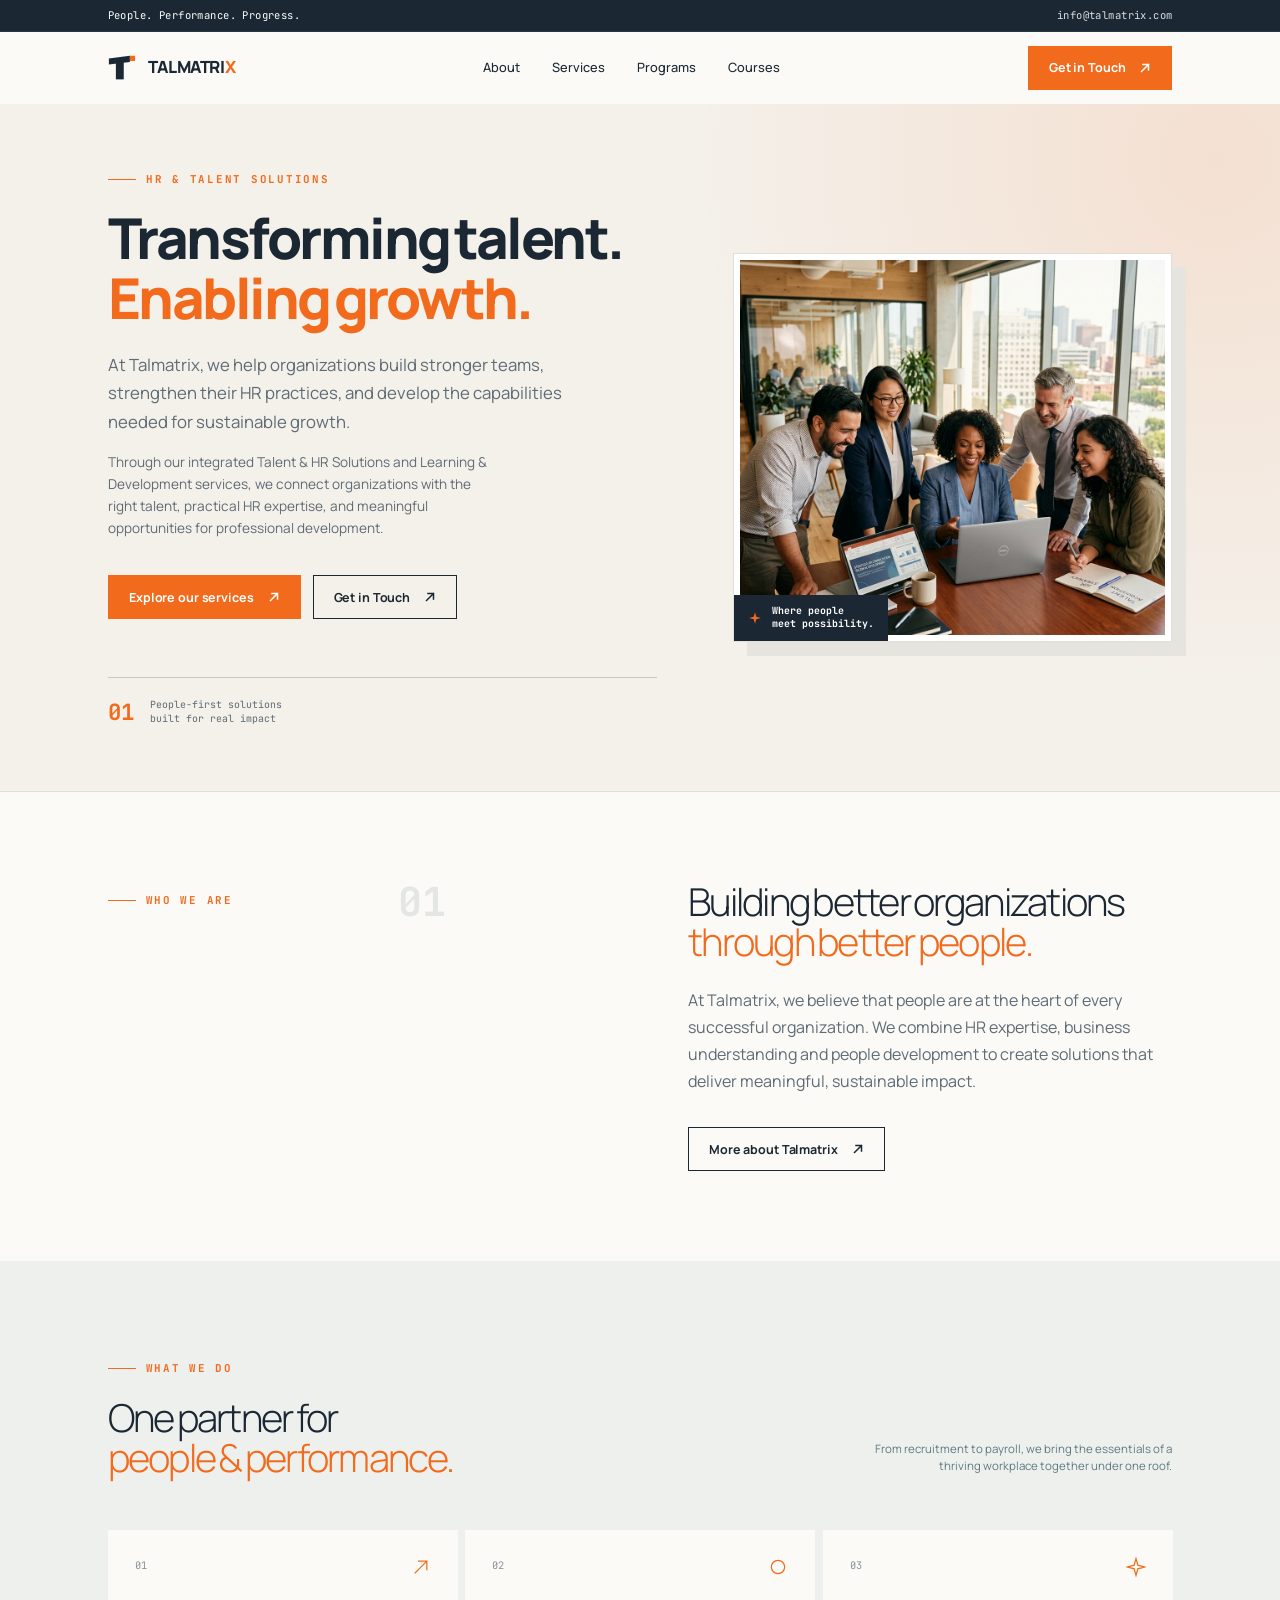
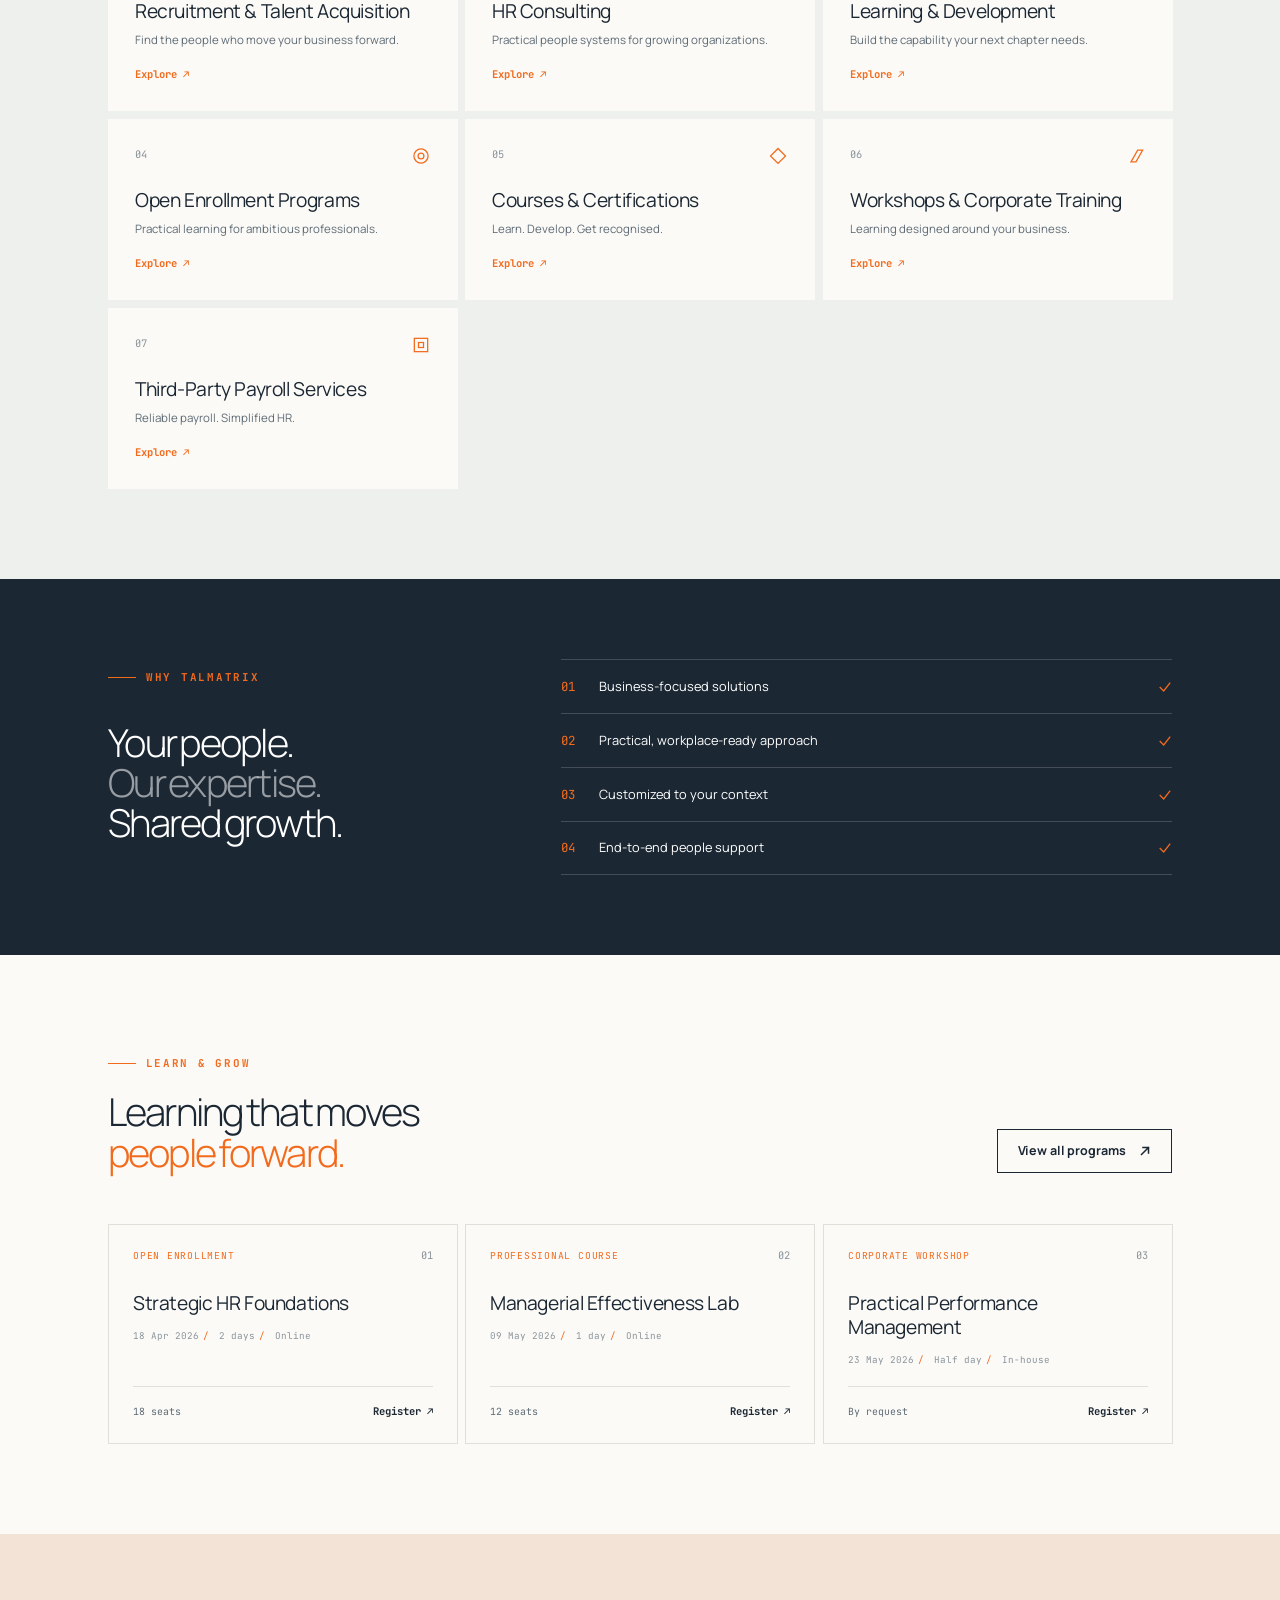
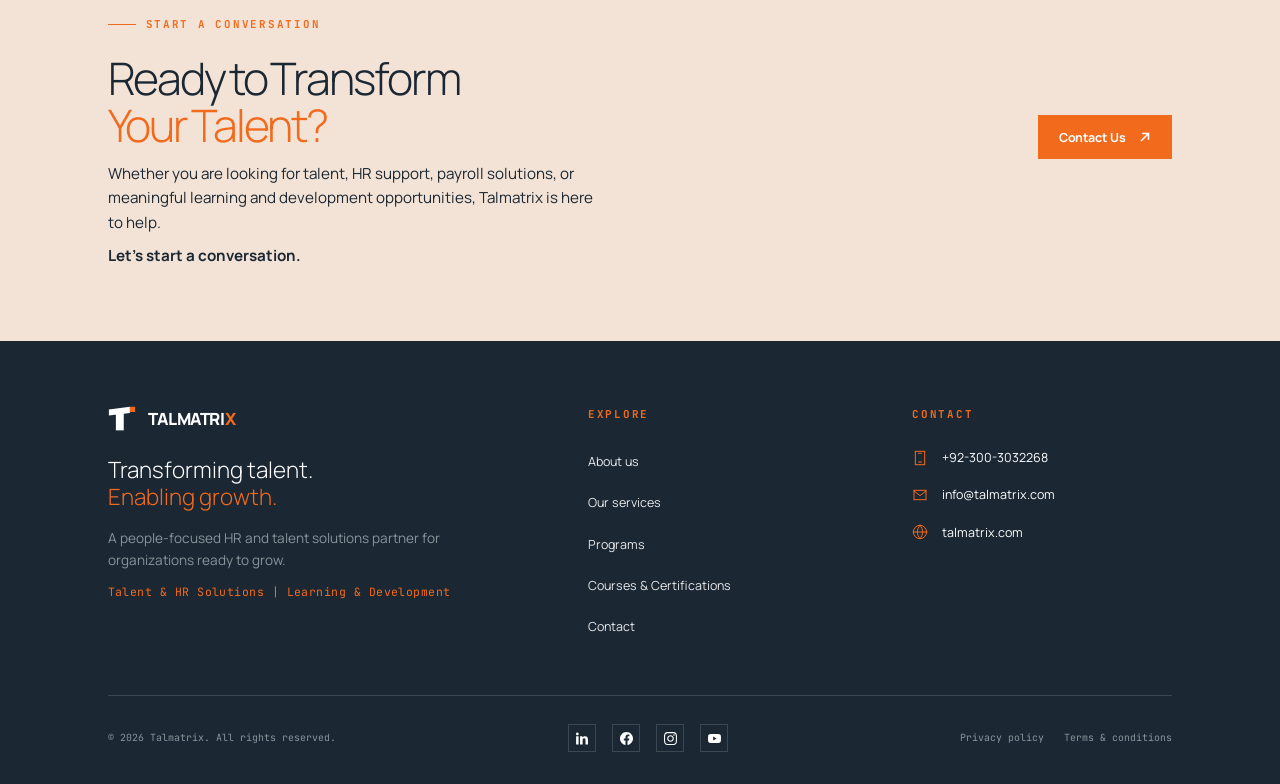
<file: index.html>
<!DOCTYPE html>
<html lang="en">
<head>
  <meta charset="UTF-8">
  <meta name="viewport" content="width=device-width, initial-scale=1.0">
  <title>TALMATRIX | HR, Talent and Learning & Development Solutions</title>
  <meta name="description" content="At Talmatrix, we help organizations build stronger teams, strengthen their HR practices, and develop the capabilities needed for sustainable growth.">
  <meta name="theme-color" content="#1B2733">

  <!-- Open Graph / Meta -->
  <meta property="og:type" content="website">
  <meta property="og:title" content="TALMATRIX | HR, Talent and Learning & Development">
  <meta property="og:description" content="At Talmatrix, we help organizations build stronger teams, strengthen their HR practices, and develop the capabilities needed for sustainable growth.">
  <meta property="og:image" content="assets/hero-team.jpg">

  <!-- Inline SVG Favicon (slanted T with orange notch) -->
  <link rel="icon" type="image/svg+xml" href="data:image/svg+xml,%3Csvg xmlns='http://www.w3.org/2000/svg' viewBox='0 0 32 32'%3E%3Cpolygon points='1,5 25,2 25,9 1,12' fill='%231B2733'/%3E%3Crect x='9' y='8' width='9' height='21' fill='%231B2733'/%3E%3Crect x='25' y='2' width='6' height='6' fill='%23F26B1D'/%3E%3C/svg%3E">

  <link rel="stylesheet" href="css/styles.css">
</head>
<body>

  <!-- Shared Top Bar Placeholder -->
  <div id="site-top"></div>

  <!-- Shared Header Placeholder -->
  <header id="site-header"></header>

  <main id="main-content">
    <!-- 4.1 HERO SECTION -->
    <section class="home-hero">
      <div class="container">
        <div class="home-hero__grid">
          <!-- Left Column -->
          <div class="home-hero__copy reveal">
            <span class="eyebrow">HR &amp; TALENT SOLUTIONS</span>
            <h1 class="home-hero__h1">
              <span class="title-navy">Transforming talent.</span>
              <span class="title-orange">Enabling growth.</span>
            </h1>
            <p class="home-hero__lead">
              At Talmatrix, we help organizations build stronger teams, strengthen their HR practices, and develop the capabilities needed for sustainable growth.
            </p>
            <p style="max-width: 48ch; color: var(--muted); font-size: 0.85rem; line-height: 1.6; margin-top: -1.25rem; margin-bottom: 2.25rem;">
              Through our integrated Talent &amp; HR Solutions and Learning &amp; Development services, we connect organizations with the right talent, practical HR expertise, and meaningful opportunities for professional development.
            </p>
            <div class="home-hero__ctas">
              <a href="services.html" class="btn btn-primary">
                Explore our services
                <svg class="btn-arrow" viewBox="0 0 12 12" fill="none" xmlns="http://www.w3.org/2000/svg" aria-hidden="true">
                  <path d="M2.5 9.5L9.5 2.5M9.5 2.5H4M9.5 2.5V8" stroke="currentColor" stroke-width="1.5" stroke-linecap="square"/>
                </svg>
              </a>
              <a href="contact.html" class="btn btn-outline">
                Get in Touch
                <svg class="btn-arrow" viewBox="0 0 12 12" fill="none" xmlns="http://www.w3.org/2000/svg" aria-hidden="true">
                  <path d="M2.5 9.5L9.5 2.5M9.5 2.5H4M9.5 2.5V8" stroke="currentColor" stroke-width="1.5" stroke-linecap="square"/>
                </svg>
              </a>
            </div>

            <!-- Stat Hairline -->
            <div class="home-hero__stat-divider">
              <div class="home-hero__stat-num">01</div>
              <div class="home-hero__stat-text">
                <div>People-first solutions</div>
                <div>built for real impact</div>
              </div>
            </div>
          </div>

          <!-- Right Column: Visual Frame with 14px offset block -->
          <div class="hero-visual reveal">
            <div class="hero-visual__frame-wrapper">
              <div class="hero-visual__frame">
                <div class="hero-visual__image-box">
                  <img src="assets/hero-team.jpg" alt="Talmatrix team members collaborating around a laptop" class="hero-visual__img" loading="eager" width="680" height="600">
                </div>

                <!-- Bottom-Left Navy Overlay Badge -->
                <div class="hero-visual__badge">
                  <svg viewBox="0 0 24 24" fill="none" xmlns="http://www.w3.org/2000/svg" aria-hidden="true">
                    <path d="M12 2L14.2 9.8L22 12L14.2 14.2L12 22L9.8 14.2L2 12L9.8 9.8L12 2Z" fill="#F26B1D"/>
                  </svg>
                  <span class="hero-visual__badge-text">
                    Where people<br>meet possibility.
                  </span>
                </div>
              </div>

              <!-- Rotated Vertical Label outside frame -->
              <div class="hero-visual__vertical-label">
                TALMATRIX / 2026
              </div>
            </div>
          </div>
        </div>
      </div>
    </section>

    <!-- 4.2 WHO WE ARE -->
    <section class="section band-cream">
      <div class="container">
        <div class="who-we-are-grid">
          <div>
            <span class="eyebrow">WHO WE ARE</span>
          </div>
          <div>
            <span class="who-we-are__index">01</span>
          </div>
          <div class="who-we-are__content reveal">
            <h2>
              <span class="title-navy">Building better organizations</span>
              <span class="title-orange">through better people.</span>
            </h2>
            <p>
              At Talmatrix, we believe that people are at the heart of every successful organization. We combine HR expertise, business understanding and people development to create solutions that deliver meaningful, sustainable impact.
            </p>
            <a href="about.html" class="btn btn-outline">
              More about Talmatrix
              <svg class="btn-arrow" viewBox="0 0 12 12" fill="none" xmlns="http://www.w3.org/2000/svg" aria-hidden="true">
                <path d="M2.5 9.5L9.5 2.5M9.5 2.5H4M9.5 2.5V8" stroke="currentColor" stroke-width="1.5" stroke-linecap="square"/>
              </svg>
            </a>
          </div>
        </div>
      </div>
    </section>

    <!-- 4.3 WHAT WE DO -->
    <section class="section band-sage">
      <div class="container">
        <span class="eyebrow">WHAT WE DO</span>
        <div class="section-header">
          <div class="section-header__left">
            <h2>
              <span class="title-navy">One partner for</span>
              <span class="title-orange">people &amp; performance.</span>
            </h2>
          </div>
          <div class="section-header__blurb">
            From recruitment to payroll, we bring the essentials of a thriving workplace together under one roof.
          </div>
        </div>

        <!-- 7 Service Cards rendered from data.js -->
        <div class="services-grid" id="services-grid"></div>
      </div>
    </section>

    <!-- 4.4 WHY TALMATRIX -->
    <section class="section band-navy why-section">
      <div class="container">
        <div class="why-grid">
          <div class="why-grid__left reveal">
            <span class="eyebrow eyebrow--light">WHY TALMATRIX</span>
            <h2>
              <span class="title-white">Your people.</span>
              <span class="title-white-muted">Our expertise.</span>
              <span class="title-white">Shared growth.</span>
            </h2>
          </div>
          <div class="why-grid__right" id="why-home-list">
            <!-- 4 rows populated from data.js -->
          </div>
        </div>
      </div>
    </section>

    <!-- 4.5 LEARN & GROW -->
    <section class="section band-cream">
      <div class="container">
        <span class="eyebrow">LEARN &amp; GROW</span>
        <div class="section-header">
          <div class="section-header__left">
            <h2>
              <span class="title-navy">Learning that moves</span>
              <span class="title-orange">people forward.</span>
            </h2>
          </div>
          <div>
            <a href="programs.html" class="btn btn-outline">
              View all programs
              <svg class="btn-arrow" viewBox="0 0 12 12" fill="none" xmlns="http://www.w3.org/2000/svg" aria-hidden="true">
                <path d="M2.5 9.5L9.5 2.5M9.5 2.5H4M9.5 2.5V8" stroke="currentColor" stroke-width="1.5" stroke-linecap="square"/>
              </svg>
            </a>
          </div>
        </div>

        <!-- 3 Program Cards populated from data.js -->
        <div class="programs-grid" data-program-cards></div>
      </div>
    </section>
  </main>

  <!-- Shared CTA Band Placeholder -->
  <div id="site-cta"></div>

  <!-- Shared Footer Placeholder -->
  <footer id="site-footer"></footer>

  <!-- Scripts -->
  <script src="js/data.js"></script>
  <script src="js/main.js"></script>
</body>
</html>
</file>
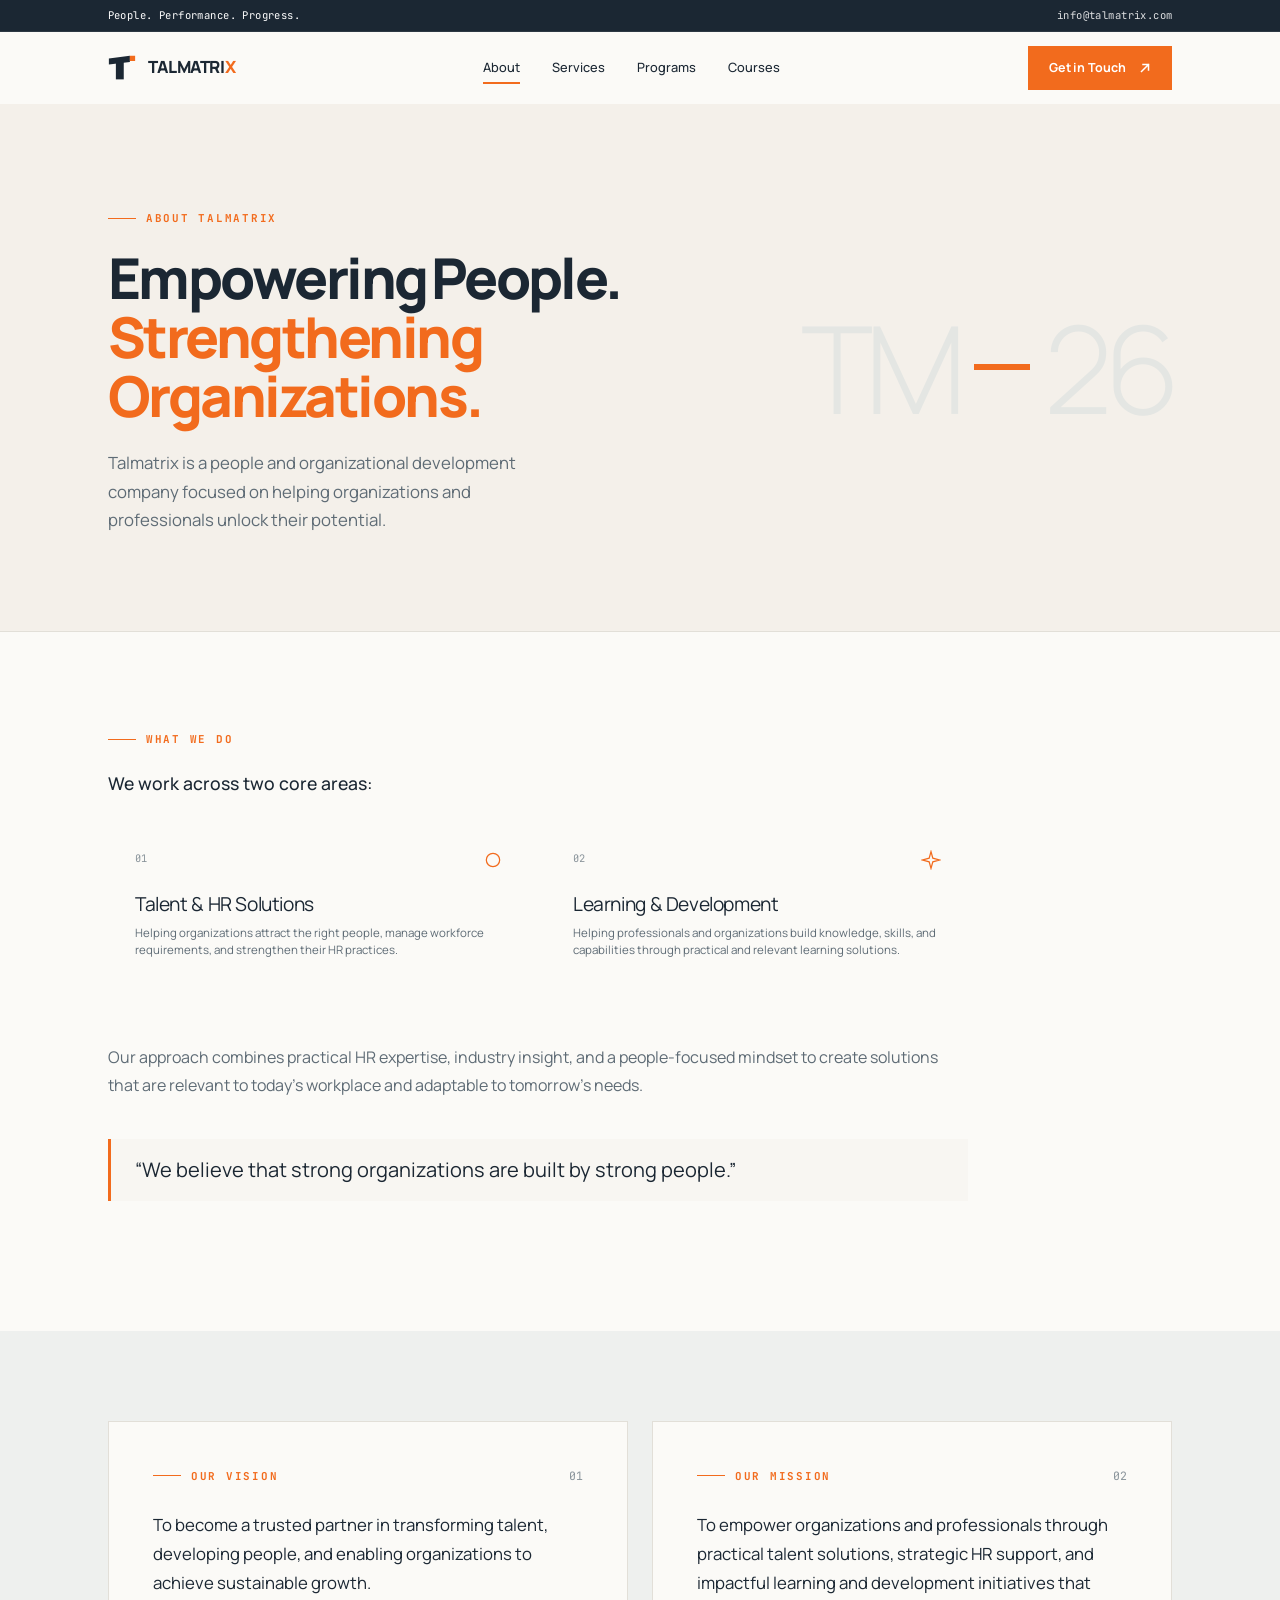
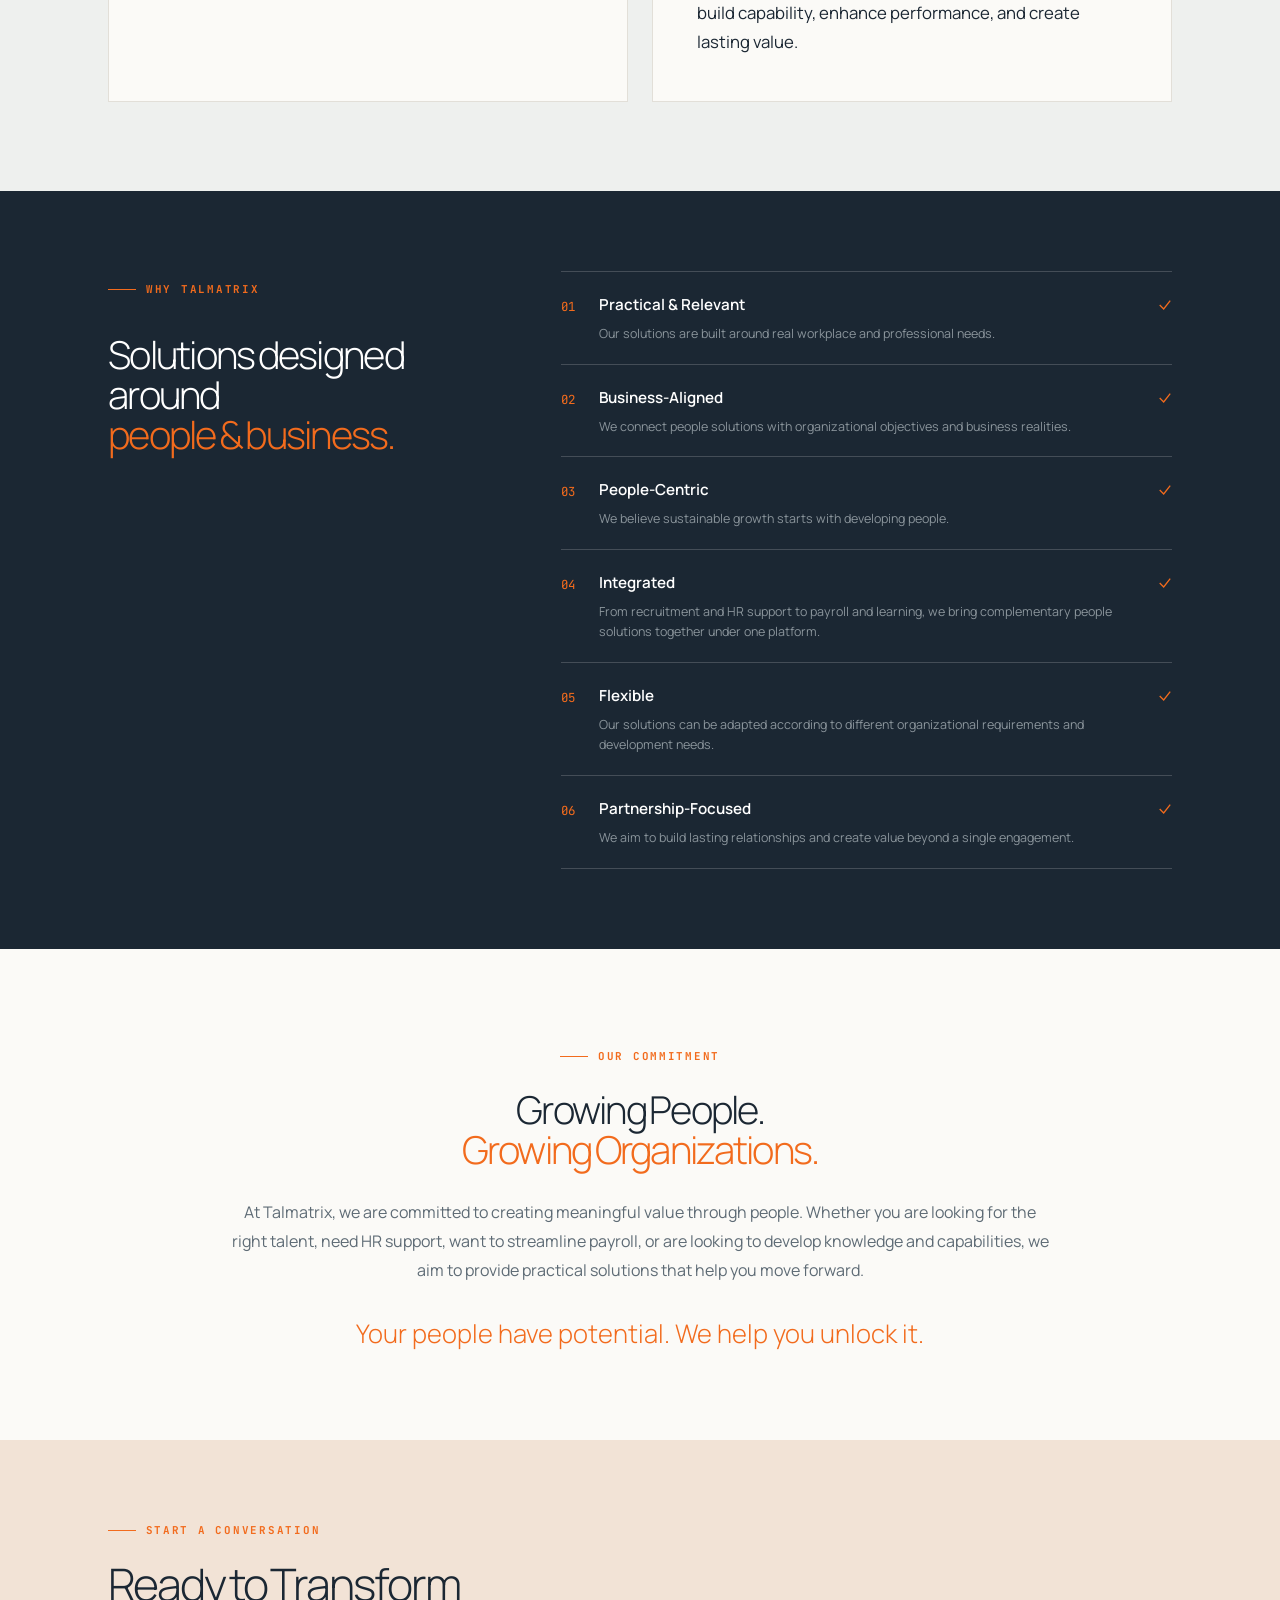
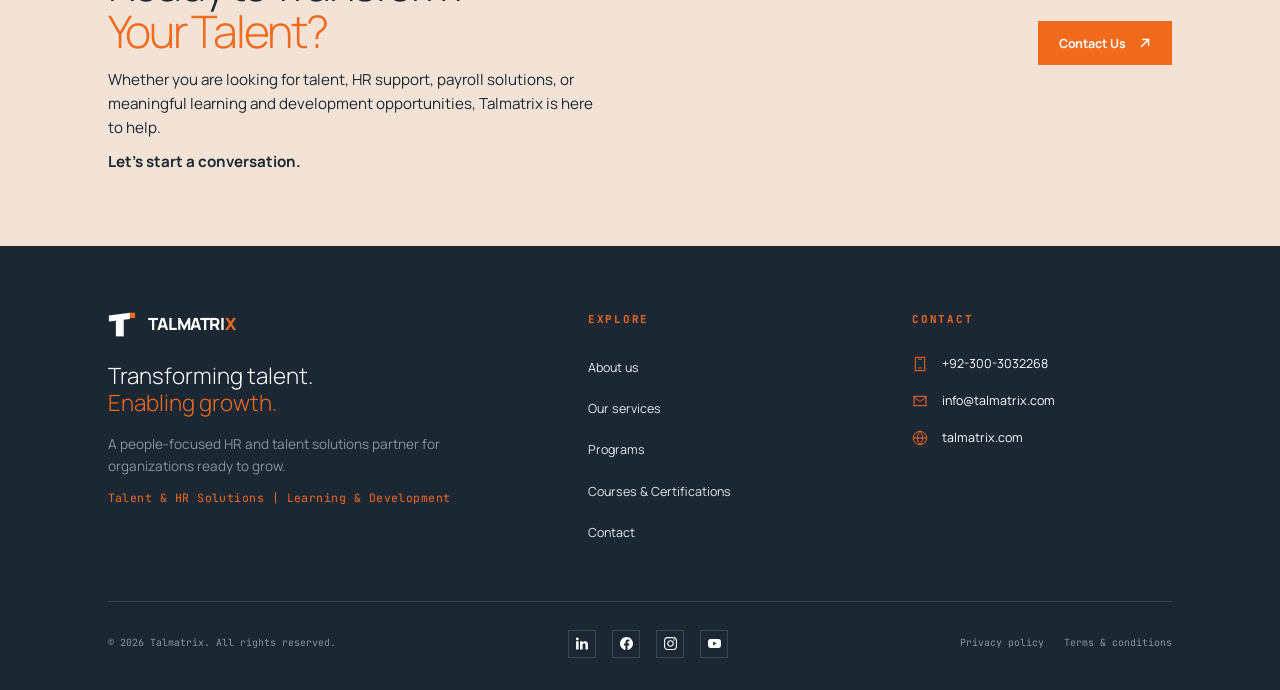
<file: about.html>
<!DOCTYPE html>
<html lang="en">
<head>
  <meta charset="UTF-8">
  <meta name="viewport" content="width=device-width, initial-scale=1.0">
  <title>About Us | TALMATRIX - Transforming Talent &amp; Enabling Growth</title>
  <meta name="description" content="Talmatrix is a people and organizational development company focused on helping organizations and professionals unlock their potential.">
  <meta name="theme-color" content="#1B2733">

  <!-- Open Graph / Meta -->
  <meta property="og:type" content="website">
  <meta property="og:title" content="About TALMATRIX | People &amp; Organizational Development">
  <meta property="og:description" content="Discover our vision, mission, and people-first approach to HR consulting and capability building.">
  <meta property="og:image" content="assets/hero-team.jpg">

  <link rel="icon" type="image/svg+xml" href="data:image/svg+xml,%3Csvg xmlns='http://www.w3.org/2000/svg' viewBox='0 0 32 32'%3E%3Cpolygon points='1,5 25,2 25,9 1,12' fill='%231B2733'/%3E%3Crect x='9' y='8' width='9' height='21' fill='%231B2733'/%3E%3Crect x='25' y='2' width='6' height='6' fill='%23F26B1D'/%3E%3C/svg%3E">
  <link rel="stylesheet" href="css/styles.css">
</head>
<body>

  <!-- Shared Top Bar Placeholder -->
  <div id="site-top"></div>

  <!-- Shared Header Placeholder -->
  <header id="site-header"></header>

  <main id="main-content">
    <!-- INNER-PAGE HERO (Component E) -->
    <section class="inner-hero">
      <div class="container inner-hero__inner">
        <div class="inner-hero__content reveal">
          <span class="eyebrow">ABOUT TALMATRIX</span>
          <h1 class="inner-hero__title">
            <span class="title-navy">Empowering People.</span>
            <span class="title-orange">Strengthening Organizations.</span>
          </h1>
          <p class="inner-hero__desc">
            Talmatrix is a people and organizational development company focused on helping organizations and professionals unlock their potential.
          </p>
        </div>
        <div class="inner-hero__watermark" aria-hidden="true">
          <span>TM</span><span class="inner-hero__bar"></span><span>26</span>
        </div>
      </div>
    </section>

    <!-- CORE AREAS SECTION -->
    <section class="section band-cream">
      <div class="container">
        <div style="max-width: 860px;" class="reveal">
          <span class="eyebrow">WHAT WE DO</span>
          <p style="font-size: 1.1rem; color: var(--navy); font-weight: 500; margin-bottom: 20px;">
            We work across two core areas:
          </p>

          <!-- 2 Cards (Service-card style) -->
          <div class="about-core-grid">
            <div class="service-card" style="min-height: 160px;">
              <div class="service-card__top">
                <span class="service-card__index font-mono">01</span>
                <div class="service-card__icon">
                  <svg viewBox="0 0 24 24" fill="none" xmlns="http://www.w3.org/2000/svg" aria-hidden="true">
                    <circle cx="12" cy="12" r="8" stroke="#F26B1D" stroke-width="1.5"/>
                  </svg>
                </div>
              </div>
              <div class="service-card__body">
                <h3 class="service-card__title">Talent &amp; HR Solutions</h3>
                <p class="service-card__desc">
                  Helping organizations attract the right people, manage workforce requirements, and strengthen their HR practices.
                </p>
              </div>
            </div>

            <div class="service-card" style="min-height: 160px;">
              <div class="service-card__top">
                <span class="service-card__index font-mono">02</span>
                <div class="service-card__icon">
                  <svg viewBox="0 0 24 24" fill="none" xmlns="http://www.w3.org/2000/svg" aria-hidden="true">
                    <path d="M12 2L14.2 9.8L22 12L14.2 14.2L12 22L9.8 14.2L2 12L9.8 9.8L12 2Z" stroke="#F26B1D" stroke-width="1.5" stroke-linecap="square"/>
                  </svg>
                </div>
              </div>
              <div class="service-card__body">
                <h3 class="service-card__title">Learning &amp; Development</h3>
                <p class="service-card__desc">
                  Helping professionals and organizations build knowledge, skills, and capabilities through practical and relevant learning solutions.
                </p>
              </div>
            </div>
          </div>

          <p style="margin-bottom: 24px; font-size: 1rem; line-height: 1.75;">
            Our approach combines practical HR expertise, industry insight, and a people-focused mindset to create solutions that are relevant to today's workplace and adaptable to tomorrow's needs.
          </p>

          <!-- Pull Quote with 3px Orange Left Border -->
          <blockquote class="about-quote">
            &ldquo;We believe that strong organizations are built by strong people.&rdquo;
          </blockquote>
        </div>
      </div>
    </section>

    <!-- VISION & MISSION (Sage band) -->
    <section class="section band-sage">
      <div class="container">
        <div class="vision-mission-grid">
          <!-- Vision Panel -->
          <div class="vision-panel reveal">
            <div class="vision-panel__head">
              <span class="eyebrow" style="margin-bottom: 0;">OUR VISION</span>
              <span class="vision-panel__index font-mono">01</span>
            </div>
            <p class="vision-panel__text">
              To become a trusted partner in transforming talent, developing people, and enabling organizations to achieve sustainable growth.
            </p>
          </div>

          <!-- Mission Panel -->
          <div class="vision-panel reveal">
            <div class="vision-panel__head">
              <span class="eyebrow" style="margin-bottom: 0;">OUR MISSION</span>
              <span class="vision-panel__index font-mono">02</span>
            </div>
            <p class="vision-panel__text">
              To empower organizations and professionals through practical talent solutions, strategic HR support, and impactful learning and development initiatives that build capability, enhance performance, and create lasting value.
            </p>
          </div>
        </div>
      </div>
    </section>

    <!-- WHY TALMATRIX (Navy band with 6 detailed rows) -->
    <section class="section band-navy why-section">
      <div class="container">
        <div class="why-grid">
          <div class="why-grid__left reveal">
            <span class="eyebrow eyebrow--light">WHY TALMATRIX</span>
            <h2>
              <span class="title-white">Solutions designed around</span>
              <span class="title-orange">people &amp; business.</span>
            </h2>
          </div>
          <div class="why-grid__right" id="why-about-list">
            <!-- 6 rows populated from data.js -->
          </div>
        </div>
      </div>
    </section>

    <!-- COMMITMENT SECTION (Cream, centered, max 820px) -->
    <section class="section band-cream">
      <div class="container">
        <div class="commitment-box reveal">
          <span class="eyebrow">OUR COMMITMENT</span>
          <h2>
            <span class="title-navy">Growing People.</span>
            <span class="title-orange">Growing Organizations.</span>
          </h2>
          <p>
            At Talmatrix, we are committed to creating meaningful value through people. Whether you are looking for the right talent, need HR support, want to streamline payroll, or are looking to develop knowledge and capabilities, we aim to provide practical solutions that help you move forward.
          </p>
          <div class="commitment-statement">
            Your people have potential. We help you unlock it.
          </div>
        </div>
      </div>
    </section>
  </main>

  <!-- Shared CTA Band Placeholder -->
  <div id="site-cta"></div>

  <!-- Shared Footer Placeholder -->
  <footer id="site-footer"></footer>

  <!-- Scripts -->
  <script src="js/data.js"></script>
  <script src="js/main.js"></script>
</body>
</html>
</file>
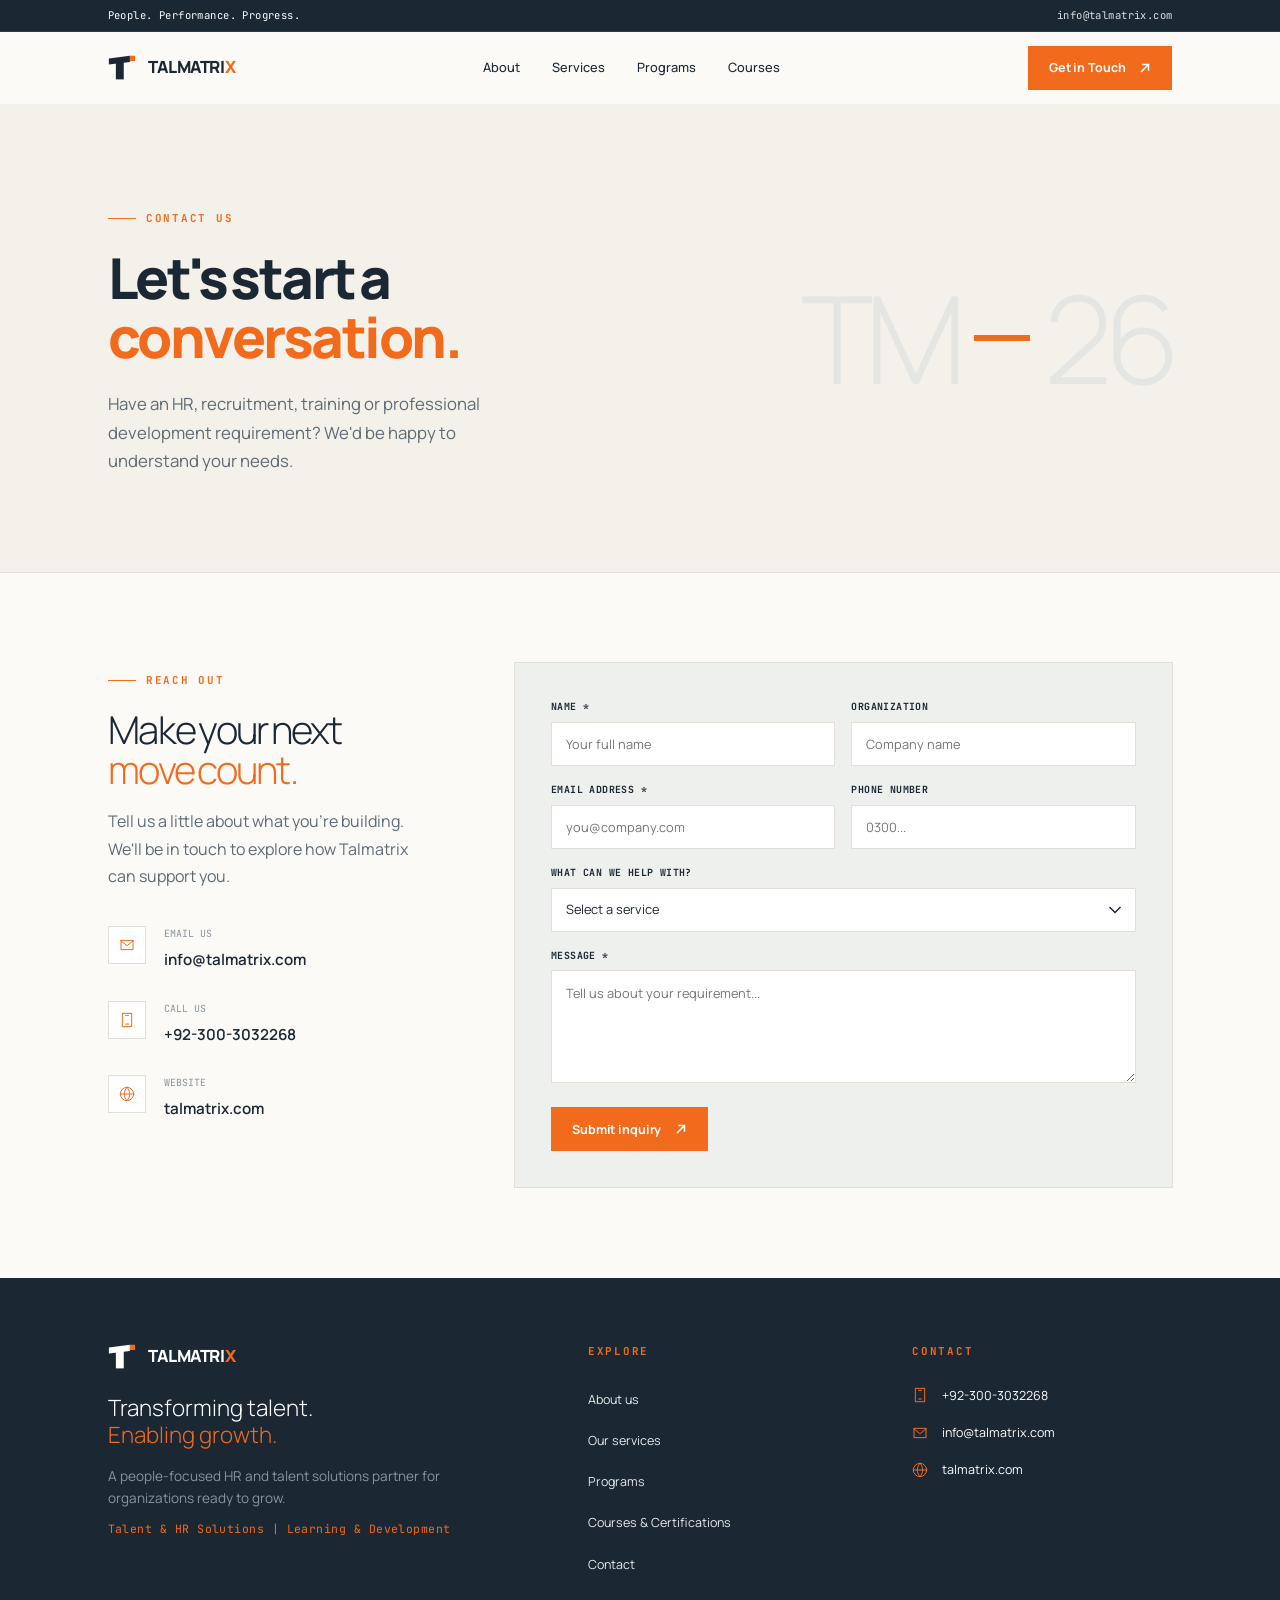
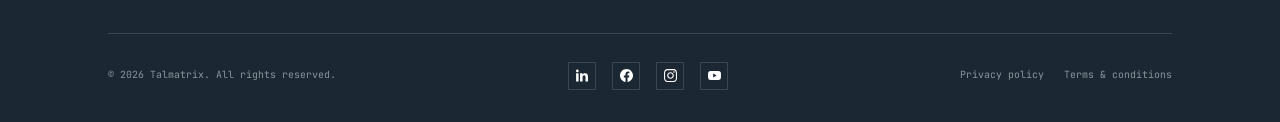
<file: contact.html>
<!DOCTYPE html>
<html lang="en">
<head>
  <meta charset="UTF-8">
  <meta name="viewport" content="width=device-width, initial-scale=1.0">
  <title>Contact Us | TALMATRIX - Let's Start a Conversation</title>
  <meta name="description" content="Reach out to Talmatrix for recruitment, HR consulting, payroll outsourcing, or specialized training solutions.">
  <meta name="theme-color" content="#1B2733">

  <meta property="og:type" content="website">
  <meta property="og:title" content="Contact TALMATRIX | Let's Start a Conversation">
  <meta property="og:description" content="Have an HR, recruitment, training or professional development requirement? We'd be happy to understand your needs.">
  <meta property="og:image" content="assets/hero-team.jpg">

  <link rel="icon" type="image/svg+xml" href="data:image/svg+xml,%3Csvg xmlns='http://www.w3.org/2000/svg' viewBox='0 0 32 32'%3E%3Cpolygon points='1,5 25,2 25,9 1,12' fill='%231B2733'/%3E%3Crect x='9' y='8' width='9' height='21' fill='%231B2733'/%3E%3Crect x='25' y='2' width='6' height='6' fill='%23F26B1D'/%3E%3C/svg%3E">
  <link rel="stylesheet" href="css/styles.css">
</head>
<body>

  <!-- Shared Top Bar Placeholder -->
  <div id="site-top"></div>

  <!-- Shared Header Placeholder -->
  <header id="site-header"></header>

  <main id="main-content">
    <!-- INNER-PAGE HERO -->
    <section class="inner-hero">
      <div class="container inner-hero__inner">
        <div class="inner-hero__content reveal">
          <span class="eyebrow">CONTACT US</span>
          <h1 class="inner-hero__title">
            <span class="title-navy">Let's start a</span>
            <span class="title-orange">conversation.</span>
          </h1>
          <p class="inner-hero__desc">
            Have an HR, recruitment, training or professional development requirement? We'd be happy to understand your needs.
          </p>
        </div>
        <div class="inner-hero__watermark" aria-hidden="true">
          <span>TM</span><span class="inner-hero__bar"></span><span>26</span>
        </div>
      </div>
    </section>

    <!-- CONTACT SECTION (Cream band with 2-column layout) -->
    <section class="section band-cream">
      <div class="container">
        <div class="contact-grid">
          <!-- Left Column: Information -->
          <div class="reveal">
            <span class="eyebrow">REACH OUT</span>
            <h2>
              <span class="title-navy">Make your next</span>
              <span class="title-orange">move count.</span>
            </h2>
            <p style="margin-top: 18px; max-width: 48ch;">
              Tell us a little about what you're building. We'll be in touch to explore how Talmatrix can support you.
            </p>

            <div class="contact-info-list">
              <div class="contact-info-item">
                <div class="contact-info-icon">
                  <svg viewBox="0 0 24 24" fill="none" xmlns="http://www.w3.org/2000/svg" aria-hidden="true">
                    <rect x="3" y="5" width="18" height="14" stroke="#F26B1D" stroke-width="1.5"/>
                    <polyline points="3,6 12,13 21,6" stroke="#F26B1D" stroke-width="1.5" stroke-linecap="square"/>
                  </svg>
                </div>
                <div class="contact-info-details">
                  <span class="contact-info-label">Email us</span>
                  <a href="mailto:info@talmatrix.com" class="contact-info-val">info@talmatrix.com</a>
                </div>
              </div>

              <div class="contact-info-item">
                <div class="contact-info-icon">
                  <svg viewBox="0 0 24 24" fill="none" xmlns="http://www.w3.org/2000/svg" aria-hidden="true">
                    <rect x="5" y="2" width="14" height="20" stroke="#F26B1D" stroke-width="1.5"/>
                    <line x1="10" y1="18" x2="14" y2="18" stroke="#F26B1D" stroke-width="1.5" stroke-linecap="square"/>
                    <line x1="10" y1="5" x2="14" y2="5" stroke="#F26B1D" stroke-width="1.5" stroke-linecap="square"/>
                  </svg>
                </div>
                <div class="contact-info-details">
                  <span class="contact-info-label">Call us</span>
                  <a href="tel:+923003032268" class="contact-info-val">+92-300-3032268</a>
                </div>
              </div>

              <div class="contact-info-item">
                <div class="contact-info-icon">
                  <svg viewBox="0 0 24 24" fill="none" xmlns="http://www.w3.org/2000/svg" aria-hidden="true">
                    <circle cx="12" cy="12" r="10" stroke="#F26B1D" stroke-width="1.5"/>
                    <line x1="2" y1="12" x2="22" y2="12" stroke="#F26B1D" stroke-width="1.5" stroke-linecap="square"/>
                    <path d="M12 2C14.5 5 16 8.5 16 12C16 15.5 14.5 19 12 22C9.5 19 8 15.5 8 12C8 8.5 9.5 5 12 2Z" stroke="#F26B1D" stroke-width="1.5" stroke-linejoin="miter"/>
                  </svg>
                </div>
                <div class="contact-info-details">
                  <span class="contact-info-label">Website</span>
                  <a href="https://talmatrix.com" target="_blank" rel="noopener noreferrer" class="contact-info-val">talmatrix.com</a>
                </div>
              </div>
            </div>
          </div>

          <!-- Right Column: Interactive Form Panel -->
          <div class="reveal">
            <div class="form-panel">
              <form id="contact-form" novalidate>
                <!-- Honeypot field to block spam -->
                <input type="text" name="_gotcha" id="form-gotcha" style="display:none !important;" tabindex="-1" autocomplete="off" aria-hidden="true">
                <div class="form-grid">
                  <!-- Name -->
                  <div class="form-group">
                    <label for="form-name" class="form-label">Name *</label>
                    <input type="text" id="form-name" name="name" class="form-input" placeholder="Your full name" required>
                    <span class="form-error">Please enter your name</span>
                  </div>

                  <!-- Organization -->
                  <div class="form-group">
                    <label for="form-organization" class="form-label">Organization</label>
                    <input type="text" id="form-organization" name="organization" class="form-input" placeholder="Company name">
                  </div>

                  <!-- Email -->
                  <div class="form-group">
                    <label for="form-email" class="form-label">Email address *</label>
                    <input type="email" id="form-email" name="email" class="form-input" placeholder="you@company.com" required>
                    <span class="form-error">Please provide a valid email address</span>
                  </div>

                  <!-- Phone -->
                  <div class="form-group">
                    <label for="form-phone" class="form-label">Phone number</label>
                    <input type="tel" id="form-phone" name="phone" class="form-input" placeholder="0300...">
                  </div>

                  <!-- Service Select (Full width) -->
                  <div class="form-group form-group--full">
                    <label for="form-service" class="form-label">What can we help with?</label>
                    <select id="form-service" name="service" class="form-select">
                      <!-- Populated dynamically from data.js -->
                    </select>
                  </div>

                  <!-- Message (Full width) -->
                  <div class="form-group form-group--full">
                    <label for="form-message" class="form-label">Message *</label>
                    <textarea id="form-message" name="message" class="form-textarea" rows="4" placeholder="Tell us about your requirement..." required></textarea>
                    <span class="form-error">Please enter a message (min. 10 characters)</span>
                  </div>

                  <!-- Submit Button -->
                  <div class="form-group form-group--full" style="margin-top: 8px;">
                    <button type="submit" id="form-submit-btn" class="btn btn-primary" style="width: auto; align-self: flex-start;">
                      Submit inquiry
                      <svg class="btn-arrow" viewBox="0 0 12 12" fill="none" xmlns="http://www.w3.org/2000/svg" aria-hidden="true">
                        <path d="M2.5 9.5L9.5 2.5M9.5 2.5H4M9.5 2.5V8" stroke="currentColor" stroke-width="1.5" stroke-linecap="square"/>
                      </svg>
                    </button>
                    <!-- Form-level submission error message container -->
                    <div id="form-submission-error" class="form-error" style="margin-top: 10px; font-size: 0.72rem; line-height: 1.4;"></div>
                  </div>
                </div>
              </form>
            </div>
          </div>
        </div>
      </div>
    </section>
  </main>

  <!-- Shared CTA Band Placeholder (Hidden on contact.html by main.js) -->
  <div id="site-cta"></div>

  <!-- Shared Footer Placeholder -->
  <footer id="site-footer"></footer>

  <!-- Scripts -->
  <script src="js/data.js"></script>
  <script src="js/main.js"></script>
</body>
</html>
</file>
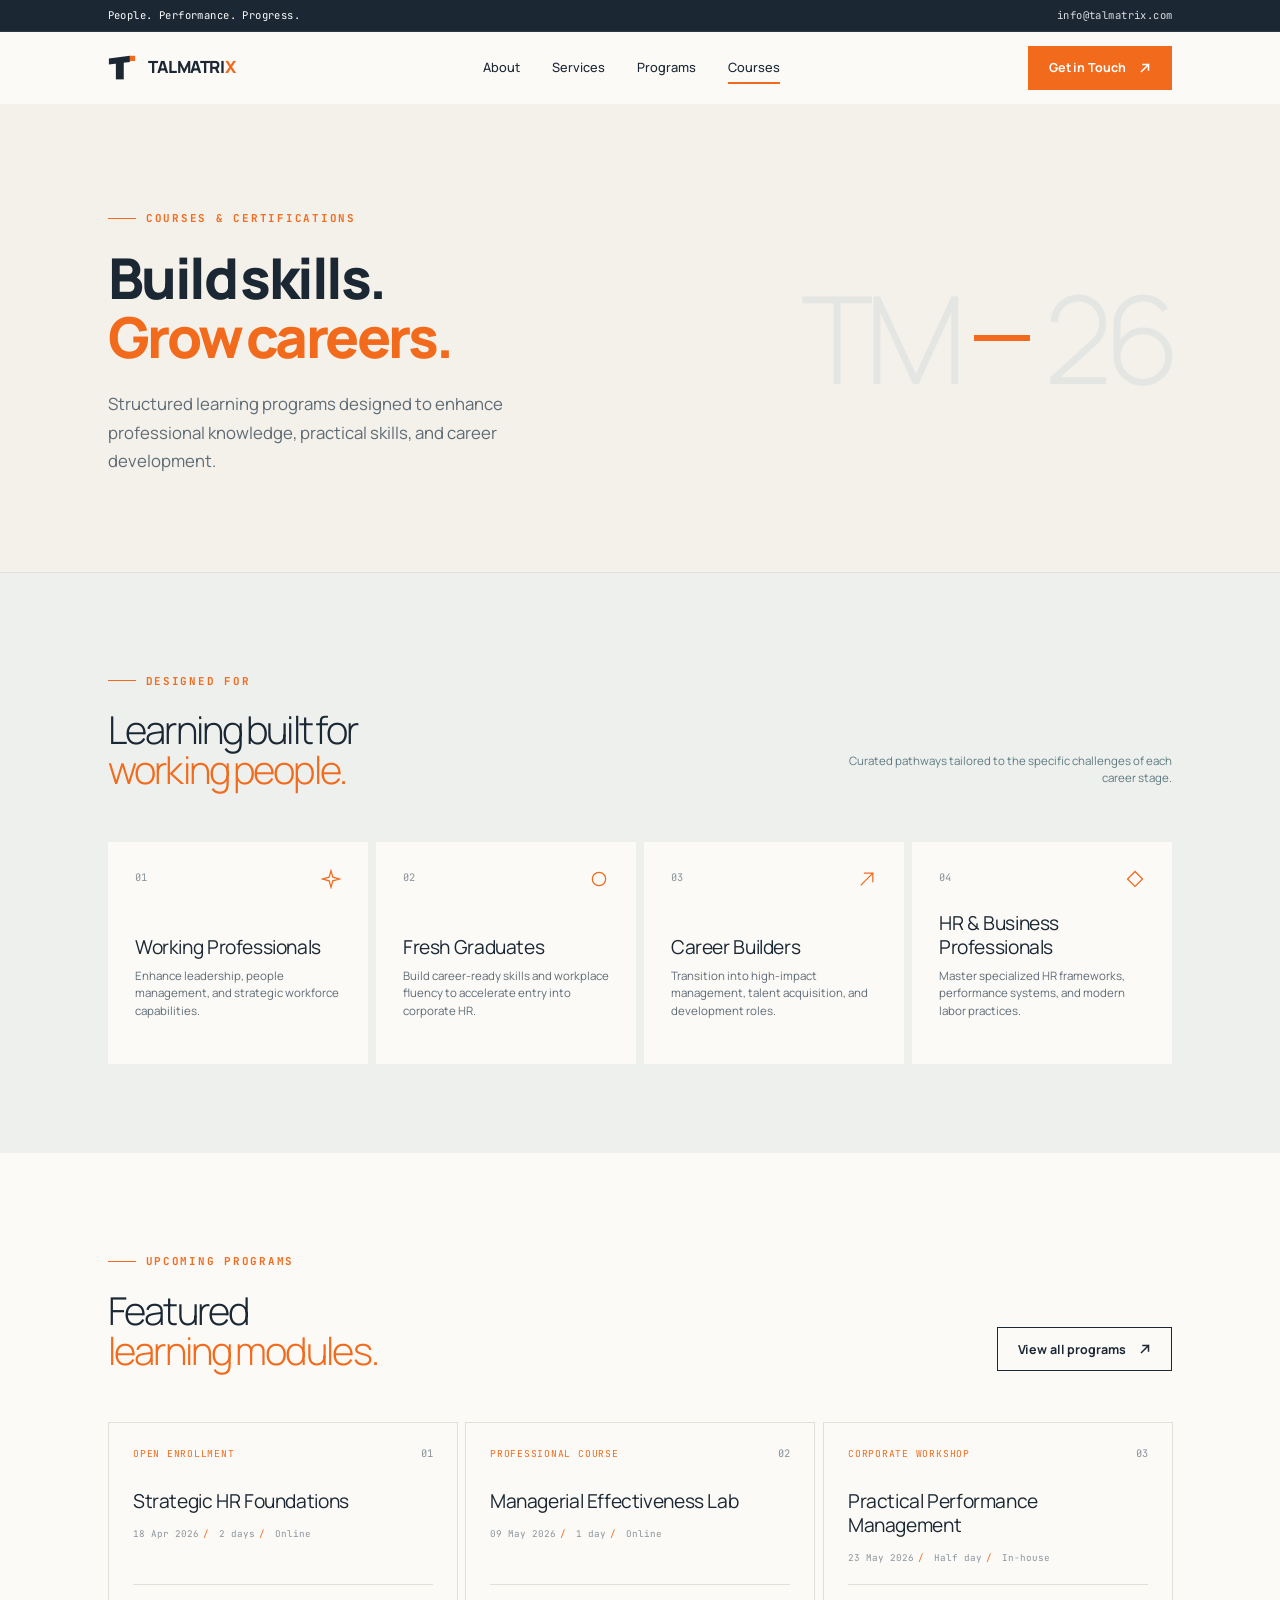
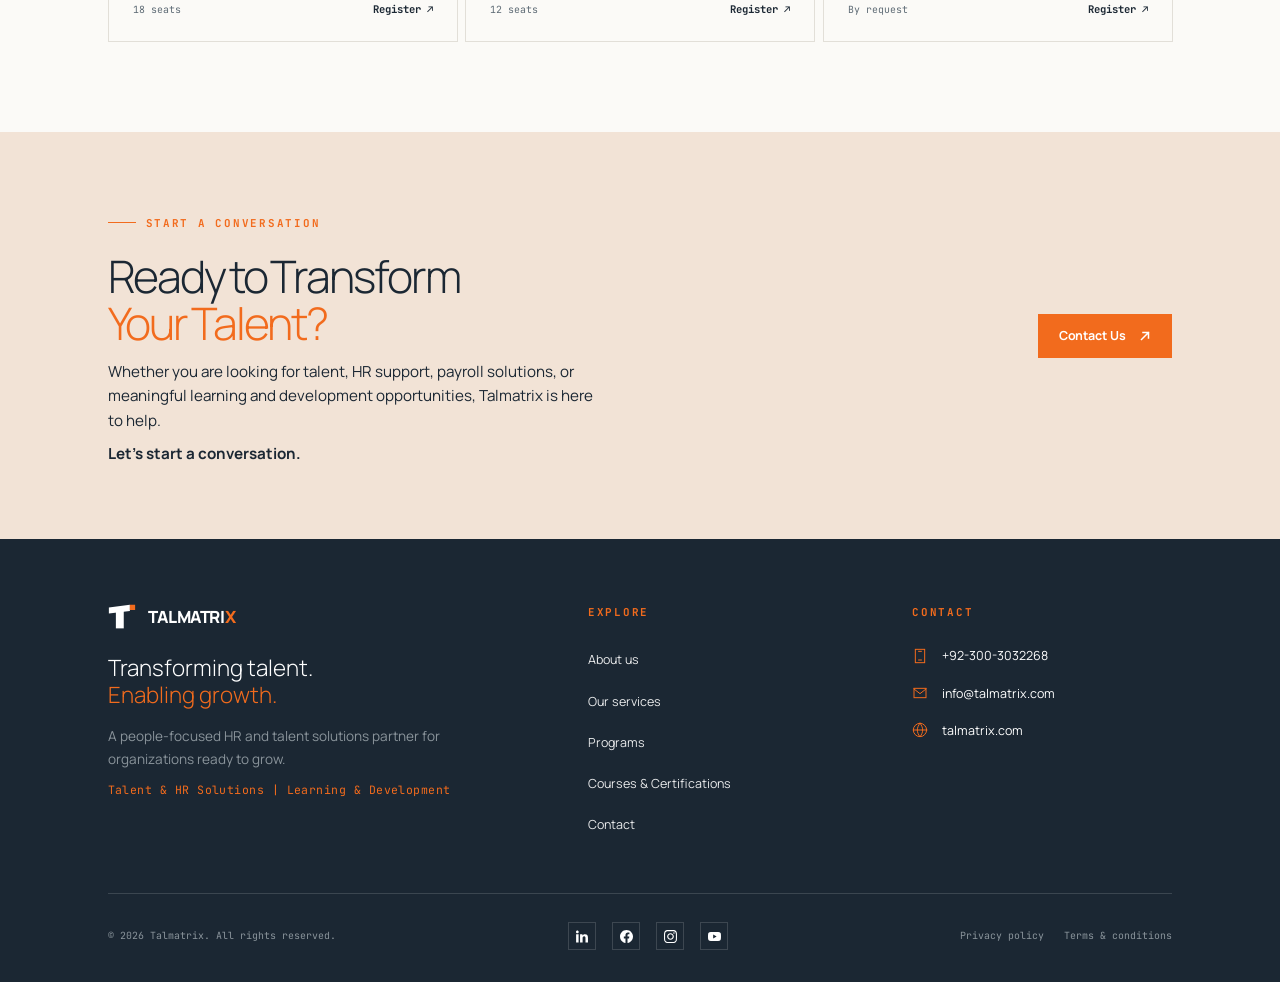
<file: courses.html>
<!DOCTYPE html>
<html lang="en">
<head>
  <meta charset="UTF-8">
  <meta name="viewport" content="width=device-width, initial-scale=1.0">
  <title>Courses &amp; Certifications | TALMATRIX</title>
  <meta name="description" content="Structured learning programs designed to enhance professional knowledge, practical skills, and continuous career development.">
  <meta name="theme-color" content="#1B2733">

  <meta property="og:type" content="website">
  <meta property="og:title" content="Courses &amp; Certifications | TALMATRIX">
  <meta property="og:description" content="Build practical capabilities, obtain industry-relevant knowledge, and accelerate career growth with Talmatrix.">
  <meta property="og:image" content="assets/hero-team.jpg">

  <link rel="icon" type="image/svg+xml" href="data:image/svg+xml,%3Csvg xmlns='http://www.w3.org/2000/svg' viewBox='0 0 32 32'%3E%3Cpolygon points='1,5 25,2 25,9 1,12' fill='%231B2733'/%3E%3Crect x='9' y='8' width='9' height='21' fill='%231B2733'/%3E%3Crect x='25' y='2' width='6' height='6' fill='%23F26B1D'/%3E%3C/svg%3E">
  <link rel="stylesheet" href="css/styles.css">
</head>
<body>

  <!-- Shared Top Bar Placeholder -->
  <div id="site-top"></div>

  <!-- Shared Header Placeholder -->
  <header id="site-header"></header>

  <main id="main-content">
    <!-- INNER-PAGE HERO -->
    <section class="inner-hero">
      <div class="container inner-hero__inner">
        <div class="inner-hero__content reveal">
          <span class="eyebrow">COURSES &amp; CERTIFICATIONS</span>
          <h1 class="inner-hero__title">
            <span class="title-navy">Build skills.</span>
            <span class="title-orange">Grow careers.</span>
          </h1>
          <p class="inner-hero__desc">
            Structured learning programs designed to enhance professional knowledge, practical skills, and career development.
          </p>
        </div>
        <div class="inner-hero__watermark" aria-hidden="true">
          <span>TM</span><span class="inner-hero__bar"></span><span>26</span>
        </div>
      </div>
    </section>

    <!-- DESIGNED FOR (Sage band with 4 cards) -->
    <section class="section band-sage">
      <div class="container">
        <span class="eyebrow">DESIGNED FOR</span>
        <div class="section-header">
          <div class="section-header__left">
            <h2>
              <span class="title-navy">Learning built for</span>
              <span class="title-orange">working people.</span>
            </h2>
          </div>
          <div class="section-header__blurb">
            Curated pathways tailored to the specific challenges of each career stage.
          </div>
        </div>

        <!-- 4 Audience Cards rendered from data.js -->
        <div class="services-grid" id="courses-audience-grid" style="grid-template-columns: repeat(auto-fit, minmax(240px, 1fr));"></div>
      </div>
    </section>

    <!-- UPCOMING PROGRAMS (Cream band) -->
    <section class="section band-cream">
      <div class="container">
        <span class="eyebrow">UPCOMING PROGRAMS</span>
        <div class="section-header">
          <div class="section-header__left">
            <h2>
              <span class="title-navy">Featured</span>
              <span class="title-orange">learning modules.</span>
            </h2>
          </div>
          <div>
            <a href="programs.html" class="btn btn-outline">
              View all programs
              <svg class="btn-arrow" viewBox="0 0 12 12" fill="none" xmlns="http://www.w3.org/2000/svg" aria-hidden="true">
                <path d="M2.5 9.5L9.5 2.5M9.5 2.5H4M9.5 2.5V8" stroke="currentColor" stroke-width="1.5" stroke-linecap="square"/>
              </svg>
            </a>
          </div>
        </div>

        <!-- 3 Program Cards populated dynamically from data.js -->
        <div class="programs-grid" data-program-cards></div>
      </div>
    </section>
  </main>

  <!-- Shared CTA Band Placeholder -->
  <div id="site-cta"></div>

  <!-- Shared Footer Placeholder -->
  <footer id="site-footer"></footer>

  <!-- Scripts -->
  <script src="js/data.js"></script>
  <script src="js/main.js"></script>
</body>
</html>
</file>
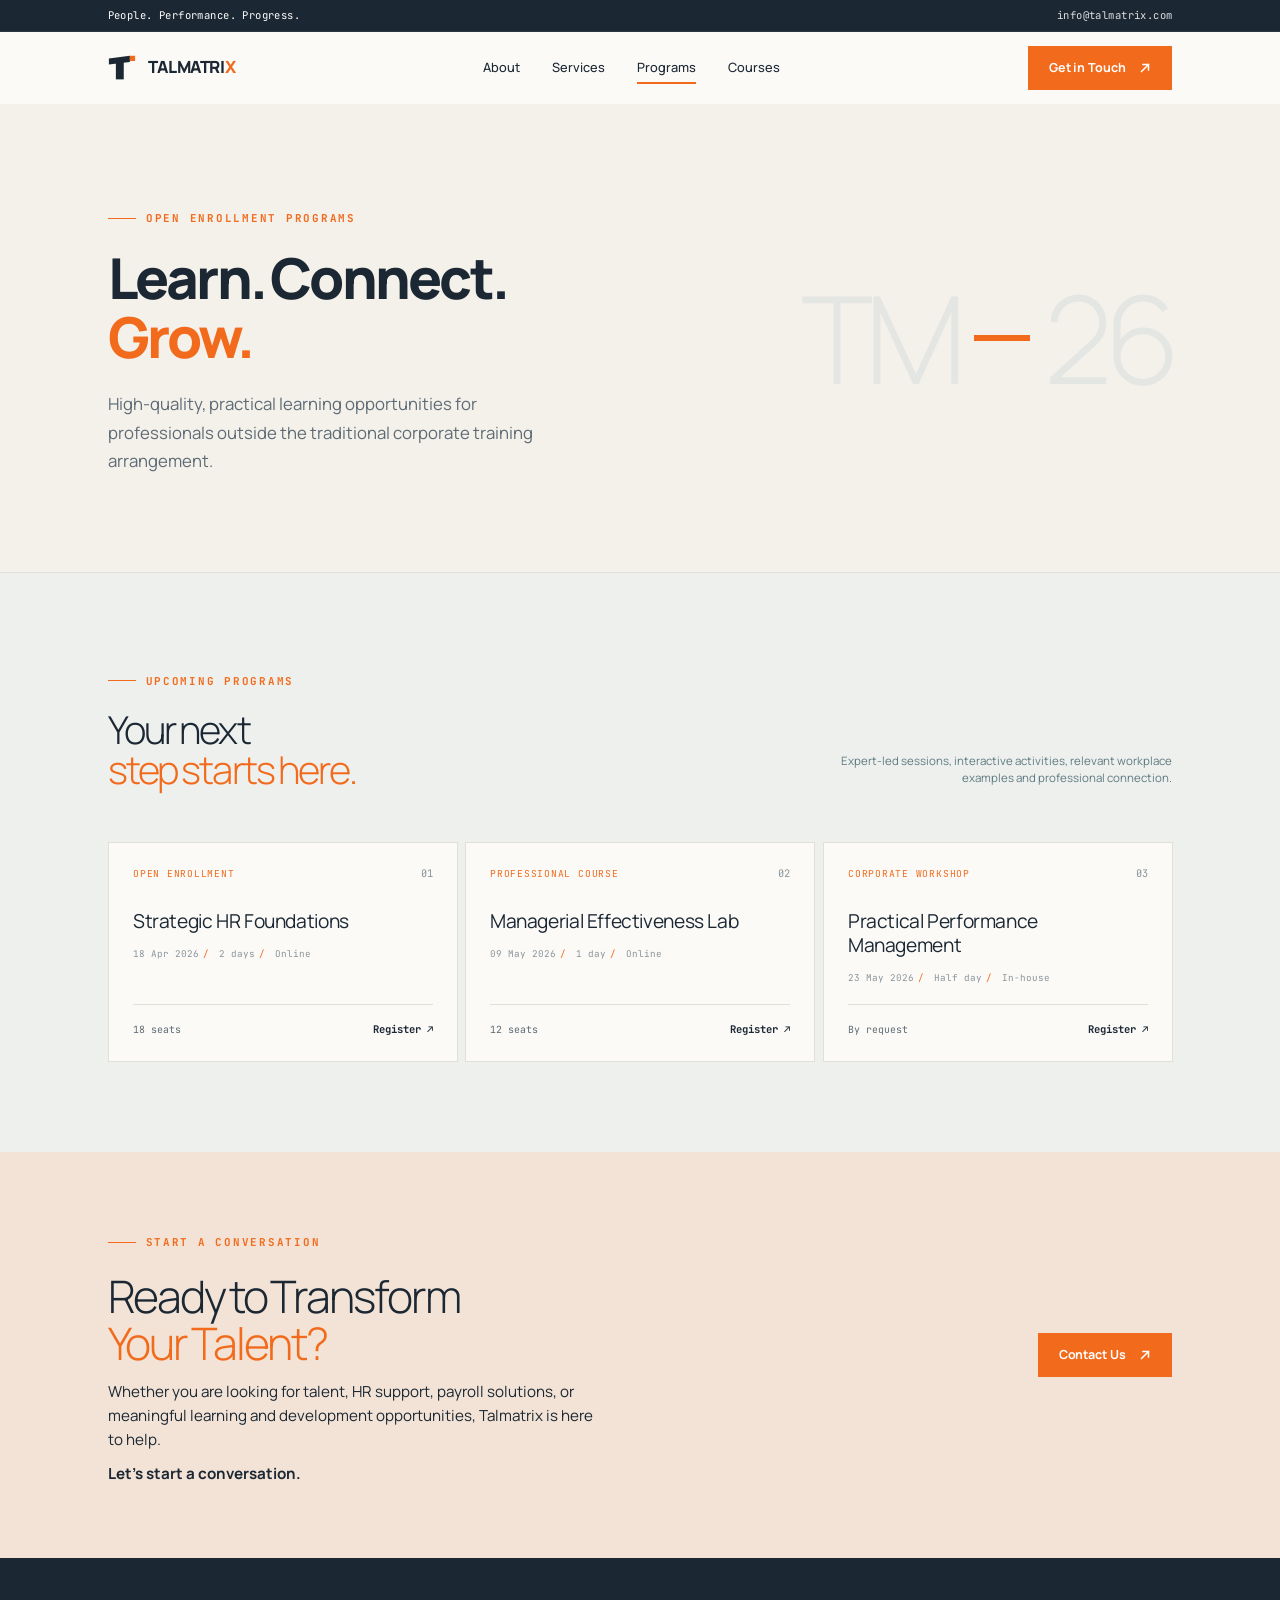
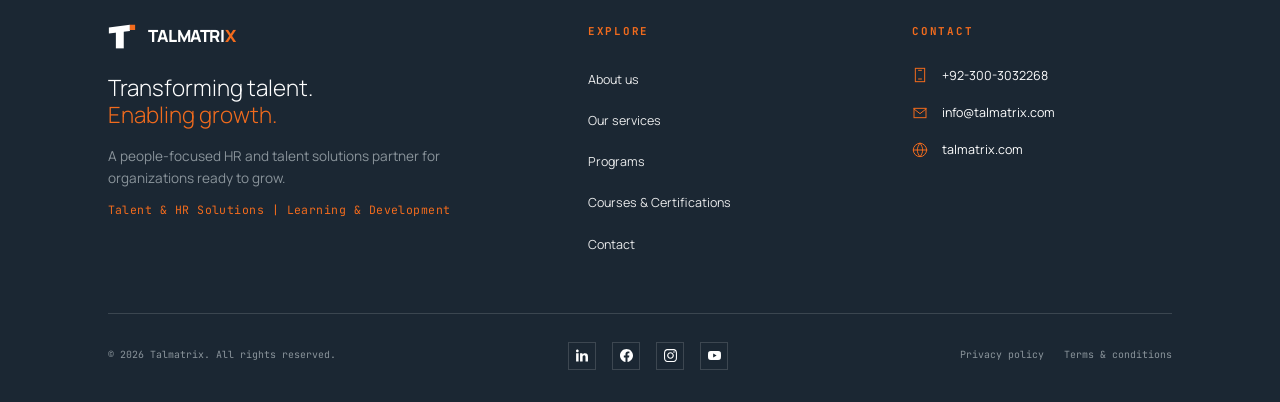
<file: programs.html>
<!DOCTYPE html>
<html lang="en">
<head>
  <meta charset="UTF-8">
  <meta name="viewport" content="width=device-width, initial-scale=1.0">
  <title>Open Enrollment Programs | TALMATRIX</title>
  <meta name="description" content="High-quality, practical learning opportunities for ambitious professionals outside the traditional corporate training arrangement.">
  <meta name="theme-color" content="#1B2733">

  <meta property="og:type" content="website">
  <meta property="og:title" content="Open Enrollment Programs | TALMATRIX">
  <meta property="og:description" content="Join expert-led interactive learning sessions designed for professional career development and capability building.">
  <meta property="og:image" content="assets/hero-team.jpg">

  <link rel="icon" type="image/svg+xml" href="data:image/svg+xml,%3Csvg xmlns='http://www.w3.org/2000/svg' viewBox='0 0 32 32'%3E%3Cpolygon points='1,5 25,2 25,9 1,12' fill='%231B2733'/%3E%3Crect x='9' y='8' width='9' height='21' fill='%231B2733'/%3E%3Crect x='25' y='2' width='6' height='6' fill='%23F26B1D'/%3E%3C/svg%3E">
  <link rel="stylesheet" href="css/styles.css">
</head>
<body>

  <!-- Shared Top Bar Placeholder -->
  <div id="site-top"></div>

  <!-- Shared Header Placeholder -->
  <header id="site-header"></header>

  <main id="main-content">
    <!-- INNER-PAGE HERO -->
    <section class="inner-hero">
      <div class="container inner-hero__inner">
        <div class="inner-hero__content reveal">
          <span class="eyebrow">OPEN ENROLLMENT PROGRAMS</span>
          <h1 class="inner-hero__title">
            <span class="title-navy">Learn. Connect.</span>
            <span class="title-orange">Grow.</span>
          </h1>
          <p class="inner-hero__desc">
            High-quality, practical learning opportunities for professionals outside the traditional corporate training arrangement.
          </p>
        </div>
        <div class="inner-hero__watermark" aria-hidden="true">
          <span>TM</span><span class="inner-hero__bar"></span><span>26</span>
        </div>
      </div>
    </section>

    <!-- UPCOMING PROGRAMS (Sage band) -->
    <section class="section band-sage">
      <div class="container">
        <span class="eyebrow">UPCOMING PROGRAMS</span>
        <div class="section-header">
          <div class="section-header__left">
            <h2>
              <span class="title-navy">Your next</span>
              <span class="title-orange">step starts here.</span>
            </h2>
          </div>
          <div class="section-header__blurb">
            Expert-led sessions, interactive activities, relevant workplace examples and professional connection.
          </div>
        </div>

        <!-- 3 Program Cards populated dynamically from data.js -->
        <div class="programs-grid" data-program-cards></div>
      </div>
    </section>
  </main>

  <!-- Shared CTA Band Placeholder -->
  <div id="site-cta"></div>

  <!-- Shared Footer Placeholder -->
  <footer id="site-footer"></footer>

  <!-- Scripts -->
  <script src="js/data.js"></script>
  <script src="js/main.js"></script>
</body>
</html>
</file>
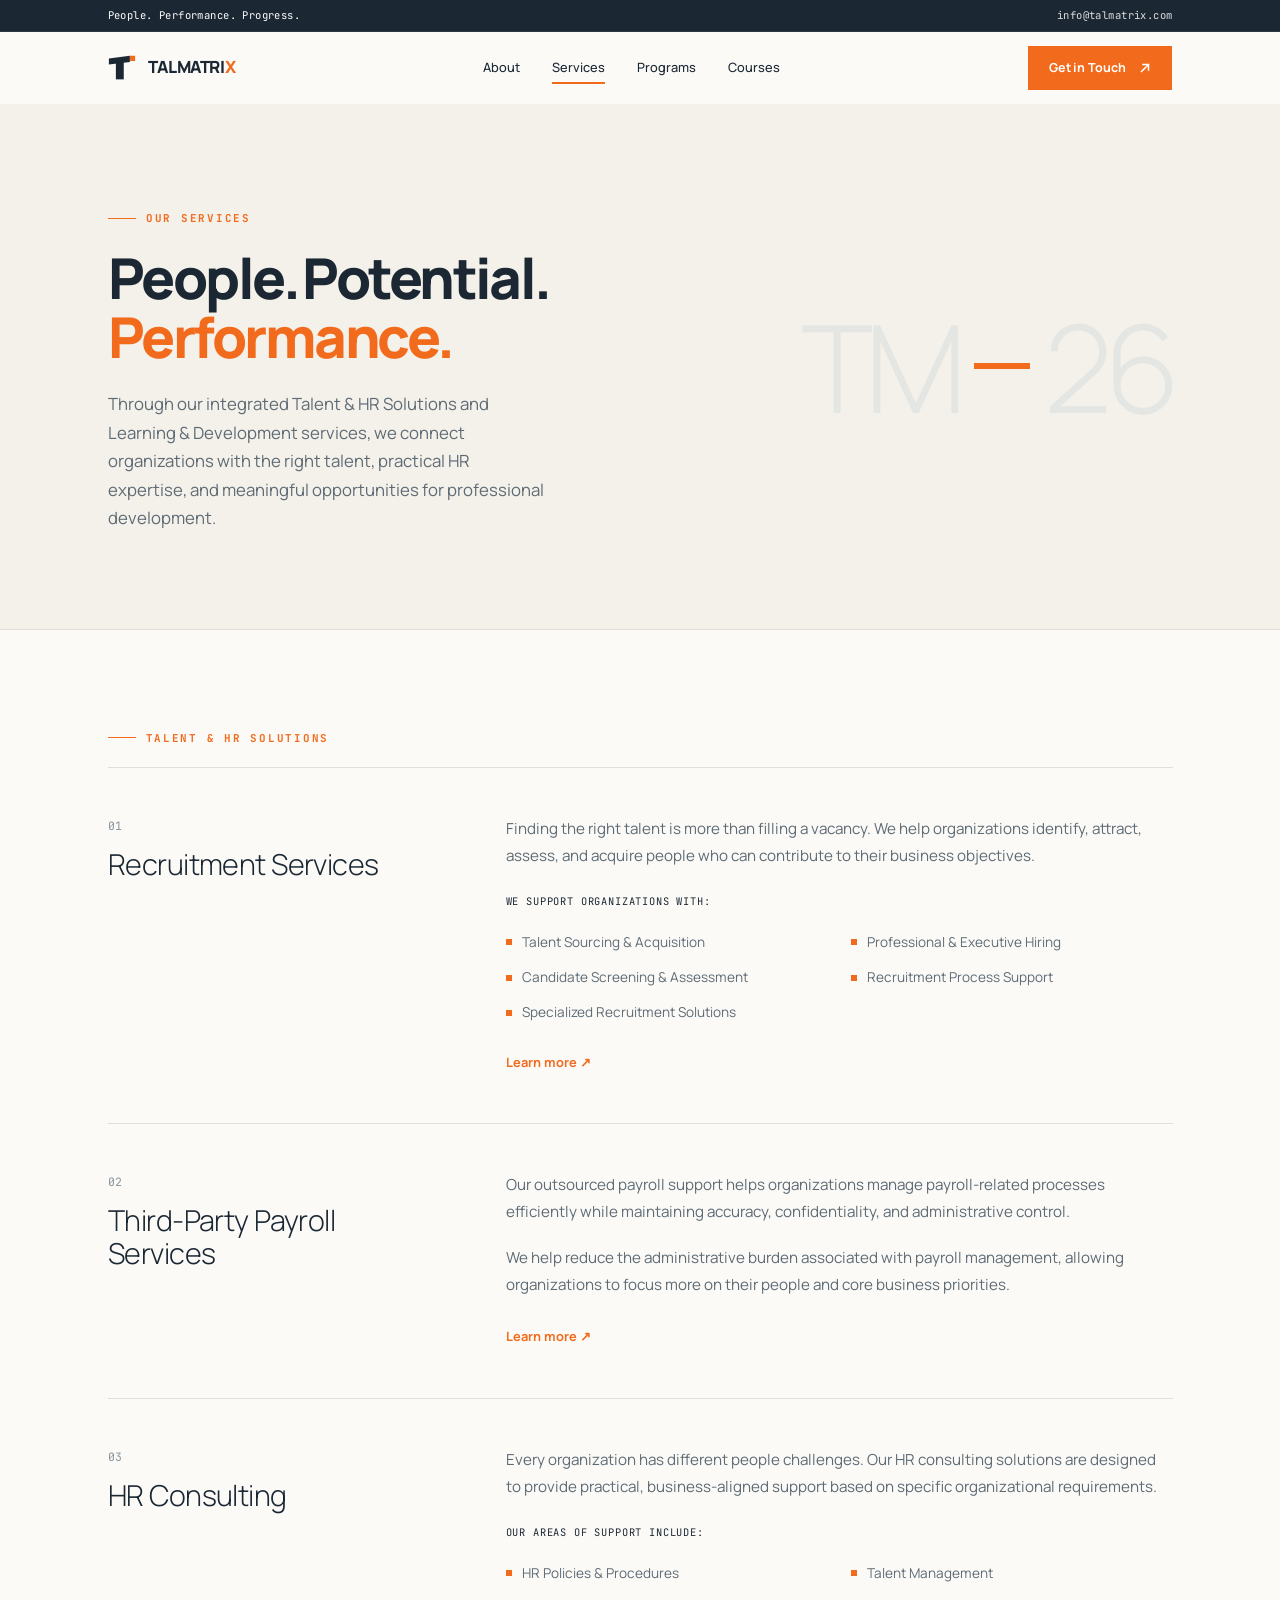
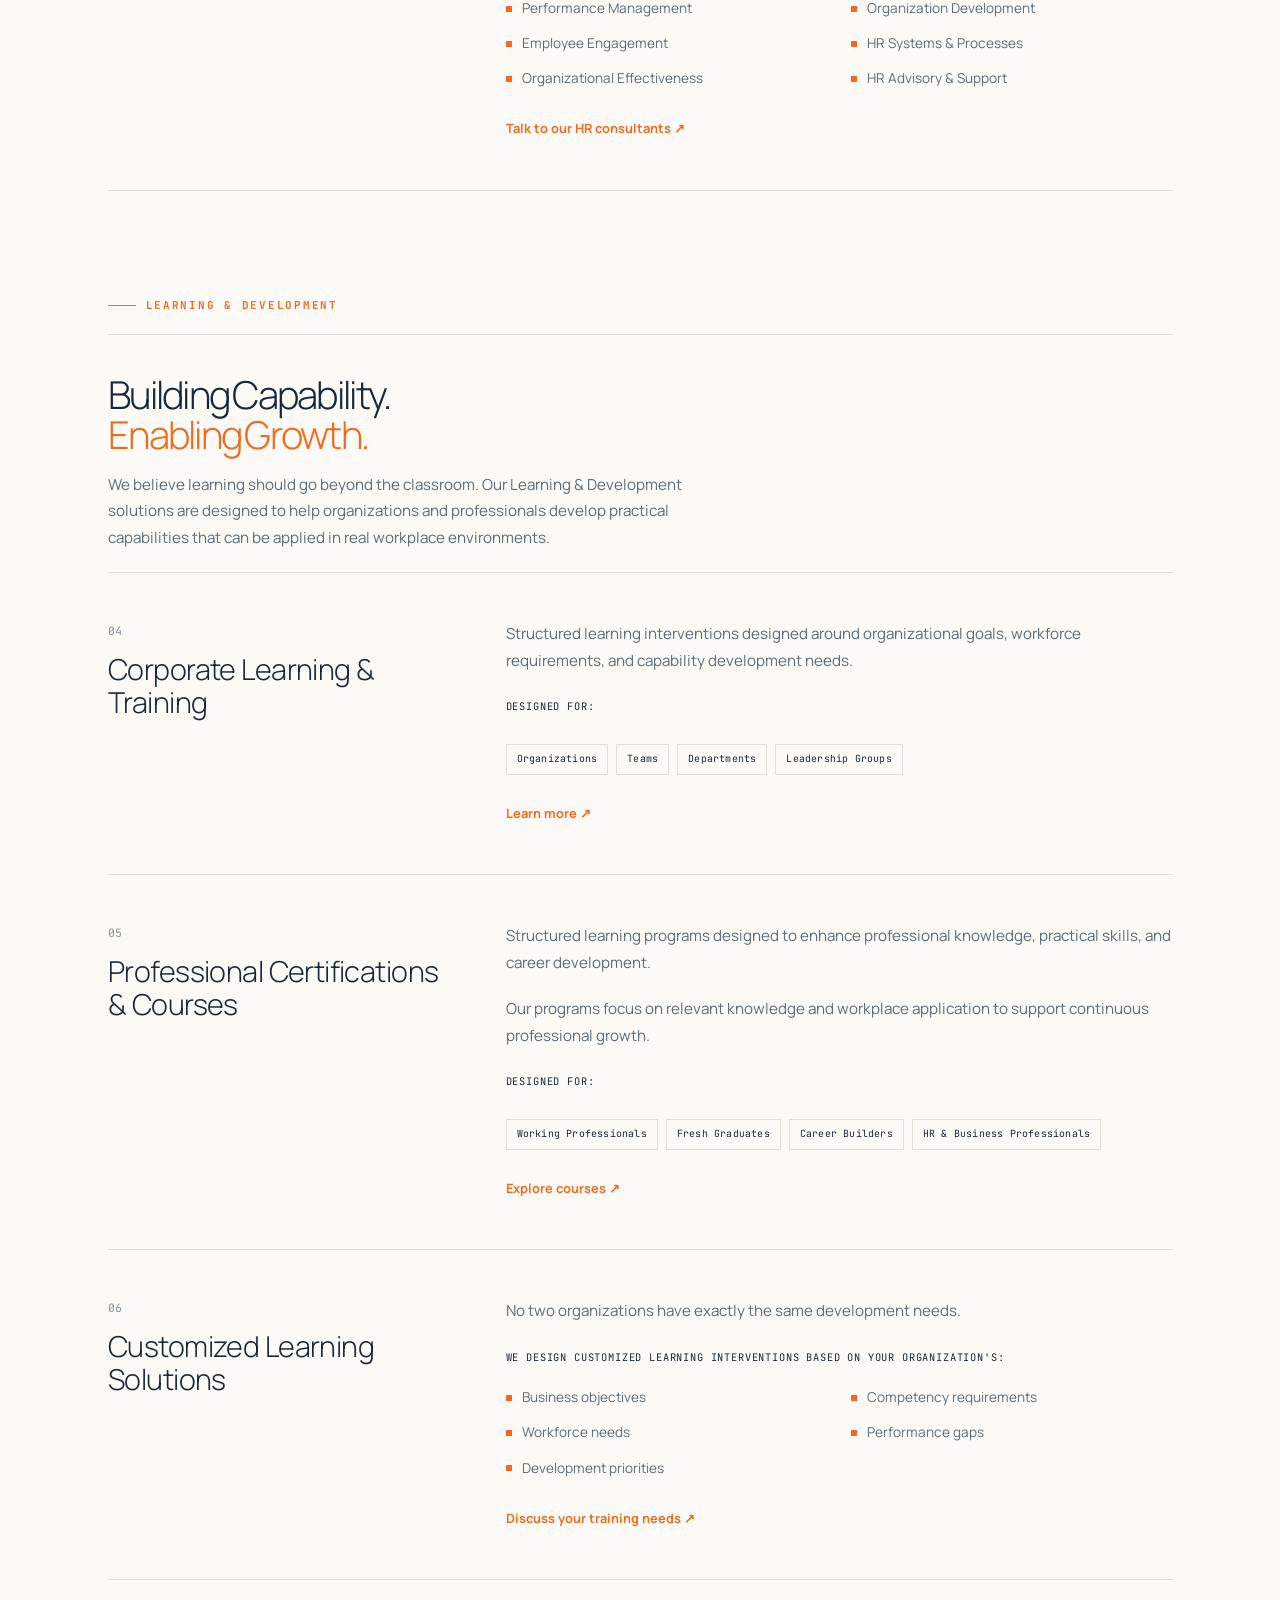
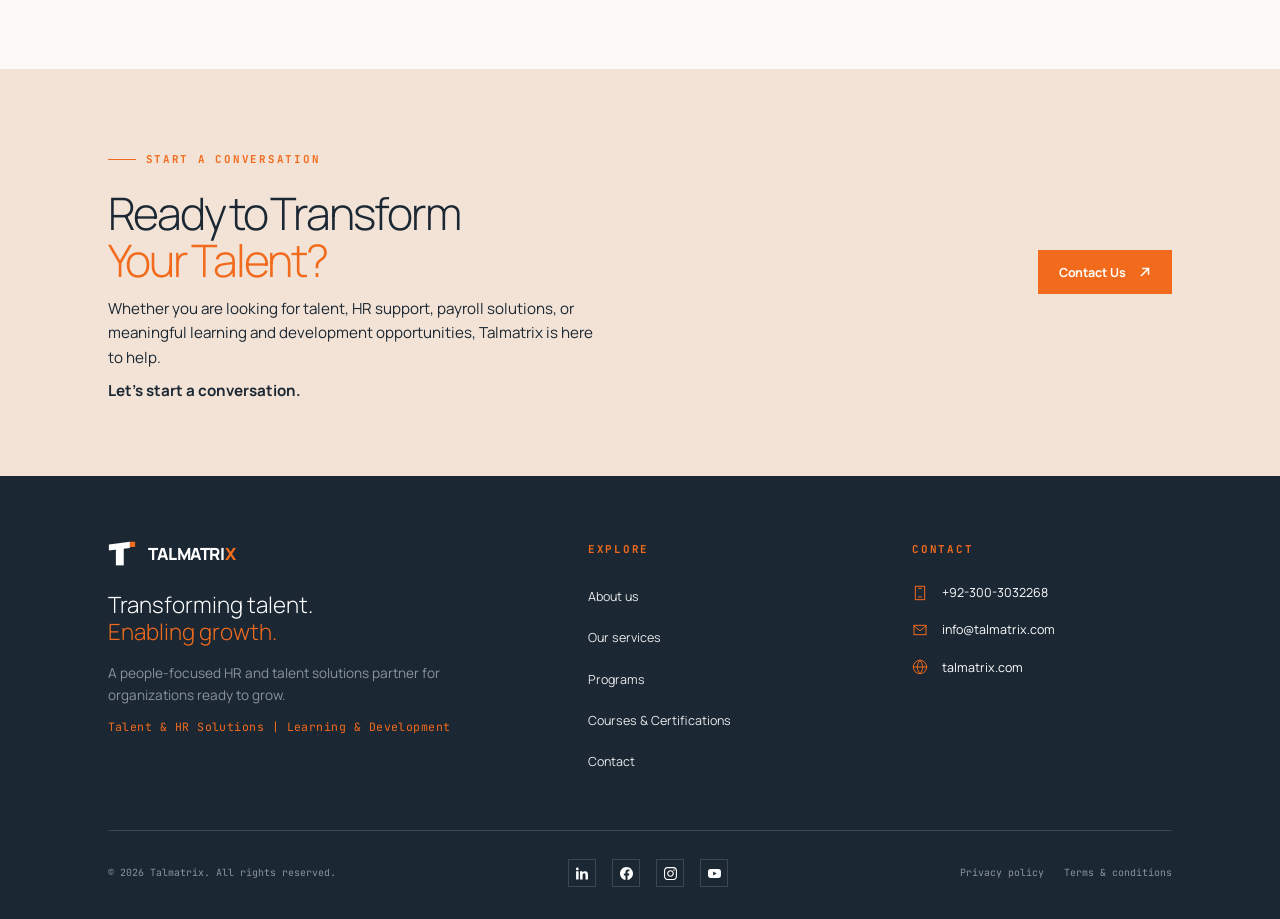
<file: services.html>
<!DOCTYPE html>
<html lang="en">
<head>
  <meta charset="UTF-8">
  <meta name="viewport" content="width=device-width, initial-scale=1.0">
  <title>Our Services | TALMATRIX - HR Consulting, Talent Acquisition &amp; Payroll</title>
  <meta name="description" content="Explore Talmatrix's integrated Talent &amp; HR Solutions, Recruitment, Payroll, and Capability Development services designed for high performance.">
  <meta name="theme-color" content="#1B2733">

  <meta property="og:type" content="website">
  <meta property="og:title" content="Our Services | TALMATRIX">
  <meta property="og:description" content="From recruitment to payroll and strategic HR consulting, we bring the essentials of a thriving workplace under one roof.">
  <meta property="og:image" content="assets/hero-team.jpg">

  <link rel="icon" type="image/svg+xml" href="data:image/svg+xml,%3Csvg xmlns='http://www.w3.org/2000/svg' viewBox='0 0 32 32'%3E%3Cpolygon points='1,5 25,2 25,9 1,12' fill='%231B2733'/%3E%3Crect x='9' y='8' width='9' height='21' fill='%231B2733'/%3E%3Crect x='25' y='2' width='6' height='6' fill='%23F26B1D'/%3E%3C/svg%3E">
  <link rel="stylesheet" href="css/styles.css">
</head>
<body>

  <!-- Shared Top Bar Placeholder -->
  <div id="site-top"></div>

  <!-- Shared Header Placeholder -->
  <header id="site-header"></header>

  <main id="main-content">
    <!-- INNER-PAGE HERO -->
    <section class="inner-hero">
      <div class="container inner-hero__inner">
        <div class="inner-hero__content reveal">
          <span class="eyebrow">OUR SERVICES</span>
          <h1 class="inner-hero__title">
            <span class="title-navy">People. Potential.</span>
            <span class="title-orange">Performance.</span>
          </h1>
          <p class="inner-hero__desc">
            Through our integrated Talent &amp; HR Solutions and Learning &amp; Development services, we connect organizations with the right talent, practical HR expertise, and meaningful opportunities for professional development.
          </p>
        </div>
        <div class="inner-hero__watermark" aria-hidden="true">
          <span>TM</span><span class="inner-hero__bar"></span><span>26</span>
        </div>
      </div>
    </section>

    <!-- SERVICES CONTENT SECTION -->
    <section class="section band-cream">
      <div class="container">

        <!-- GROUP 1: TALENT & HR SOLUTIONS -->
        <div class="service-group">
          <span class="eyebrow">TALENT &amp; HR SOLUTIONS</span>

          <!-- #recruitment -->
          <article class="service-row reveal" id="recruitment">
            <div class="service-row__left">
              <span class="service-row__index font-mono">01</span>
              <h3 class="service-row__title">Recruitment Services</h3>
            </div>
            <div class="service-row__right">
              <p class="service-row__lead">
                Finding the right talent is more than filling a vacancy. We help organizations identify, attract, assess, and acquire people who can contribute to their business objectives.
              </p>
              <div class="service-row__list-label">We support organizations with:</div>
              <ul class="service-checklist">
                <li>Talent Sourcing &amp; Acquisition</li>
                <li>Professional &amp; Executive Hiring</li>
                <li>Candidate Screening &amp; Assessment</li>
                <li>Recruitment Process Support</li>
                <li style="grid-column: 1 / -1;">Specialized Recruitment Solutions</li>
              </ul>
              <div>
                <a href="contact.html" class="service-row__link">
                  Learn more ↗
                </a>
              </div>
            </div>
          </article>

          <!-- #payroll -->
          <article class="service-row reveal" id="payroll">
            <div class="service-row__left">
              <span class="service-row__index font-mono">02</span>
              <h3 class="service-row__title">Third-Party Payroll Services</h3>
            </div>
            <div class="service-row__right">
              <p class="service-row__lead">
                Our outsourced payroll support helps organizations manage payroll-related processes efficiently while maintaining accuracy, confidentiality, and administrative control.
              </p>
              <p class="service-row__lead">
                We help reduce the administrative burden associated with payroll management, allowing organizations to focus more on their people and core business priorities.
              </p>
              <div>
                <a href="contact.html" class="service-row__link">
                  Learn more ↗
                </a>
              </div>
            </div>
          </article>

          <!-- #hr-consulting -->
          <article class="service-row reveal" id="hr-consulting">
            <div class="service-row__left">
              <span class="service-row__index font-mono">03</span>
              <h3 class="service-row__title">HR Consulting</h3>
            </div>
            <div class="service-row__right">
              <p class="service-row__lead">
                Every organization has different people challenges. Our HR consulting solutions are designed to provide practical, business-aligned support based on specific organizational requirements.
              </p>
              <div class="service-row__list-label">Our areas of support include:</div>
              <ul class="service-checklist">
                <li>HR Policies &amp; Procedures</li>
                <li>Talent Management</li>
                <li>Performance Management</li>
                <li>Organization Development</li>
                <li>Employee Engagement</li>
                <li>HR Systems &amp; Processes</li>
                <li>Organizational Effectiveness</li>
                <li>HR Advisory &amp; Support</li>
              </ul>
              <div>
                <a href="contact.html" class="service-row__link">
                  Talk to our HR consultants ↗
                </a>
              </div>
            </div>
          </article>
        </div>

        <!-- GROUP 2: LEARNING & DEVELOPMENT -->
        <div class="service-group" style="margin-bottom: 0;">
          <span class="eyebrow">LEARNING &amp; DEVELOPMENT</span>

          <!-- #learning intro block -->
          <div class="services-intro-block reveal" id="learning">
            <h2>
              <span class="title-navy">Building Capability.</span>
              <span class="title-orange">Enabling Growth.</span>
            </h2>
            <p class="service-row__lead" style="max-width: 68ch; margin-top: 14px;">
              We believe learning should go beyond the classroom. Our Learning &amp; Development solutions are designed to help organizations and professionals develop practical capabilities that can be applied in real workplace environments.
            </p>
          </div>

          <!-- #corporate-training -->
          <article class="service-row reveal" id="corporate-training">
            <div class="service-row__left">
              <span class="service-row__index font-mono">04</span>
              <h3 class="service-row__title">Corporate Learning &amp; Training</h3>
            </div>
            <div class="service-row__right">
              <p class="service-row__lead">
                Structured learning interventions designed around organizational goals, workforce requirements, and capability development needs.
              </p>
              <div class="service-row__list-label">Designed for:</div>
              <div class="chips-wrapper">
                <span class="chip">Organizations</span>
                <span class="chip">Teams</span>
                <span class="chip">Departments</span>
                <span class="chip">Leadership Groups</span>
              </div>
              <div>
                <a href="contact.html" class="service-row__link">
                  Learn more ↗
                </a>
              </div>
            </div>
          </article>

          <!-- #certifications -->
          <article class="service-row reveal" id="certifications">
            <div class="service-row__left">
              <span class="service-row__index font-mono">05</span>
              <h3 class="service-row__title">Professional Certifications &amp; Courses</h3>
            </div>
            <div class="service-row__right">
              <p class="service-row__lead">
                Structured learning programs designed to enhance professional knowledge, practical skills, and career development.
              </p>
              <p class="service-row__lead">
                Our programs focus on relevant knowledge and workplace application to support continuous professional growth.
              </p>
              <div class="service-row__list-label">Designed for:</div>
              <div class="chips-wrapper">
                <span class="chip">Working Professionals</span>
                <span class="chip">Fresh Graduates</span>
                <span class="chip">Career Builders</span>
                <span class="chip">HR &amp; Business Professionals</span>
              </div>
              <div>
                <a href="courses.html" class="service-row__link">
                  Explore courses ↗
                </a>
              </div>
            </div>
          </article>

          <!-- #customized -->
          <article class="service-row reveal" id="customized">
            <div class="service-row__left">
              <span class="service-row__index font-mono">06</span>
              <h3 class="service-row__title">Customized Learning Solutions</h3>
            </div>
            <div class="service-row__right">
              <p class="service-row__lead">
                No two organizations have exactly the same development needs.
              </p>
              <div class="service-row__list-label">We design customized learning interventions based on your organization's:</div>
              <ul class="service-checklist">
                <li>Business objectives</li>
                <li>Competency requirements</li>
                <li>Workforce needs</li>
                <li>Performance gaps</li>
                <li style="grid-column: 1 / -1;">Development priorities</li>
              </ul>
              <div>
                <a href="contact.html" class="service-row__link">
                  Discuss your training needs ↗
                </a>
              </div>
            </div>
          </article>
        </div>

      </div>
    </section>
  </main>

  <!-- Shared CTA Band Placeholder -->
  <div id="site-cta"></div>

  <!-- Shared Footer Placeholder -->
  <footer id="site-footer"></footer>

  <!-- Scripts -->
  <script src="js/data.js"></script>
  <script src="js/main.js"></script>
</body>
</html>
</file>
<file: css/styles.css>
@import url('https://fonts.googleapis.com/css2?family=JetBrains+Mono:wght@400;500;700&family=Manrope:wght@300;400;500;600;700;800&display=swap');

/* ==========================================================================
   TALMATRIX DESIGN TOKENS & RESET
   ========================================================================== */
:root {
  --navy: #1B2733;
  --orange: #F26B1D;
  --orange-d: #D95A12;
  --cream: #FBFAF7;   /* default page + card background */
  --beige: #F4F0EA;   /* hero band on every page */
  --sage: #EEF0EE;    /* alternate section band, form panel */
  --peach: #F2E3D6;   /* CTA band */
  --line: #E2DFD8;
  --muted: #5E6B75;
  --muted-2: #8A949B;
  --watermark: #E4E6E3;

  /* Font Families */
  --font-sans: 'Manrope', -apple-system, BlinkMacSystemFont, 'Segoe UI', Roboto, sans-serif;
  --font-mono: 'JetBrains Mono', monospace;

  /* Layout Spacing */
  --gutter: clamp(20px, 8.4vw, 162px);
  --section-pad-y: clamp(64px, 7vw, 104px);
  --ease: cubic-bezier(0.16, 1, 0.3, 1);
}

/* Hard Reset & Square Corners Enforcement */
*, *::before, *::after {
  box-sizing: border-box;
  margin: 0;
  padding: 0;
  border-radius: 0 !important; /* Strict square corners everywhere */
}

html {
  font-size: 16px;
  scroll-behavior: smooth;
  text-size-adjust: 100%;
}

body {
  font-family: var(--font-sans);
  font-size: 1rem;
  line-height: 1.7;
  color: var(--muted);
  background-color: var(--cream);
  -webkit-font-smoothing: antialiased;
  -moz-osx-font-smoothing: grayscale;
  overflow-x: hidden;
  display: flex;
  flex-direction: column;
  min-height: 100vh;
}

/* Links & Media */
a {
  color: inherit;
  text-decoration: none;
  transition: color 250ms ease, border-color 250ms ease, background-color 250ms ease;
}

img, svg {
  display: block;
  max-width: 100%;
}

button, input, select, textarea {
  font: inherit;
  color: inherit;
}

/* Accessibility Focus Ring */
:focus-visible {
  outline: 2px solid var(--orange);
  outline-offset: 2px;
}

/* ==========================================================================
   TYPOGRAPHY
   ========================================================================== */
.font-mono {
  font-family: var(--font-mono);
  font-feature-settings: "zero" 1;
}

/* Slashed Zero for numbers */
.num-zero {
  font-family: var(--font-mono);
  font-feature-settings: "zero" 1;
}

/* Eyebrows */
.eyebrow {
  display: inline-flex;
  align-items: center;
  gap: 10px;
  font-family: var(--font-mono);
  font-size: 0.68rem;
  font-weight: 700;
  letter-spacing: 0.16em;
  text-transform: uppercase;
  color: var(--orange);
  margin-bottom: 1.25rem;
}

.eyebrow::before {
  content: "";
  display: inline-block;
  width: 28px;
  height: 1px;
  background-color: var(--orange);
  flex-shrink: 0;
}

/* Dark mode eyebrow modifier */
.eyebrow--light {
  color: var(--orange);
}
.eyebrow--light::before {
  background-color: var(--orange);
}

/* Big Headings: Tight tracking, line-height 1.05 */
h1, .h1 {
  font-family: var(--font-sans);
  font-weight: 800;
  font-size: clamp(2.75rem, 4.4vw, 4.5rem);
  line-height: 1.05;
  letter-spacing: -0.045em;
  word-spacing: -0.08em;
  color: var(--navy);
}

h2, .h2 {
  font-family: var(--font-sans);
  font-weight: 300;
  font-size: clamp(2rem, 3vw, 3.25rem);
  line-height: 1.05;
  letter-spacing: -0.045em;
  word-spacing: -0.08em;
  color: var(--navy);
}

h3, .h3 {
  font-family: var(--font-sans);
  font-weight: 400;
  font-size: 1.2rem;
  line-height: 1.25;
  letter-spacing: -0.02em;
  color: var(--navy);
}

.title-orange {
  color: var(--orange);
  display: block;
}

.title-navy {
  color: var(--navy);
  display: block;
}

.title-white {
  color: #FFFFFF;
  display: block;
}

.title-white-muted {
  color: rgba(255, 255, 255, 0.55);
  display: block;
}

/* ==========================================================================
   LAYOUT & CONTAINERS
   ========================================================================== */
.container {
  width: 100%;
  padding-left: var(--gutter);
  padding-right: var(--gutter);
}

.section {
  width: 100%;
  padding-top: var(--section-pad-y);
  padding-bottom: var(--section-pad-y);
  position: relative;
}

.band-cream {
  background-color: var(--cream);
}

.band-beige {
  background-color: var(--beige);
}

.band-sage {
  background-color: var(--sage);
}

.band-navy {
  background-color: var(--navy);
  color: #FFFFFF;
}

.band-peach {
  background-color: var(--peach);
}

/* Two-column Section Header */
.section-header {
  display: flex;
  justify-content: space-between;
  align-items: flex-end;
  gap: 2rem;
  margin-bottom: clamp(2.5rem, 4vw, 4rem);
}

.section-header__left {
  flex: 1;
}

.section-header__blurb {
  max-width: 340px;
  font-family: var(--font-sans);
  color: #5E7A80;
  font-size: 0.72rem;
  line-height: 1.5;
  text-align: right;
  margin-bottom: 0.25rem;
}

/* ==========================================================================
   BUTTONS
   ========================================================================== */
.btn {
  display: inline-flex;
  align-items: center;
  justify-content: center;
  gap: 14px;
  height: 44px;
  padding: 0 20px;
  font-family: var(--font-sans);
  font-weight: 700;
  font-size: 0.78rem;
  letter-spacing: -0.01em;
  cursor: pointer;
  border: 1px solid transparent;
  transition: all 250ms ease;
  white-space: nowrap;
  background-color: transparent;
}

.btn .btn-arrow {
  width: 12px;
  height: 12px;
  stroke-width: 1.5px;
  stroke: currentColor;
  fill: none;
  stroke-linecap: square;
  stroke-linejoin: miter;
  transition: transform 250ms ease;
  flex-shrink: 0;
}

.btn-primary {
  background-color: var(--orange);
  color: #FFFFFF;
  border-color: var(--orange);
}

.btn-primary:hover {
  background-color: var(--orange-d);
  border-color: var(--orange-d);
  color: #FFFFFF;
}

.btn-primary:hover .btn-arrow {
  transform: translate(3px, -3px);
}

.btn-outline {
  background-color: transparent;
  color: var(--navy);
  border-color: var(--navy);
}

.btn-outline:hover {
  background-color: var(--navy);
  color: #FFFFFF;
}

.btn-outline:hover .btn-arrow {
  transform: translate(3px, -3px);
}

.btn-outline-white {
  background-color: transparent;
  color: #FFFFFF;
  border-color: rgba(255, 255, 255, 0.3);
}

.btn-outline-white:hover {
  background-color: #FFFFFF;
  color: var(--navy);
  border-color: #FFFFFF;
}

/* ==========================================================================
   TOP BAR (Shared Component A)
   ========================================================================== */
.top-bar {
  background-color: var(--navy);
  height: 32px;
  color: #FFFFFF;
  font-family: var(--font-mono);
  font-size: 0.66rem;
  letter-spacing: 0.04em;
  display: flex;
  align-items: center;
  border-bottom: 1px solid rgba(255, 255, 255, 0.08);
}

.top-bar__inner {
  display: flex;
  justify-content: space-between;
  align-items: center;
  width: 100%;
}

.top-bar__email {
  color: #FFFFFF;
  opacity: 0.85;
}

.top-bar__email:hover {
  opacity: 1;
  color: var(--orange);
}

/* ==========================================================================
   HEADER & NAVIGATION (Shared Component B)
   ========================================================================== */
.site-header {
  background-color: var(--cream);
  height: 72px;
  position: sticky;
  top: 0;
  z-index: 1000;
  display: flex;
  align-items: center;
  transition: border-color 250ms ease, background-color 250ms ease;
  border-bottom: 1px solid transparent;
}

.site-header.is-scrolled {
  border-bottom-color: var(--line);
  background-color: rgba(251, 250, 247, 0.98);
  backdrop-filter: blur(8px);
}

.site-header__inner {
  display: flex;
  align-items: center;
  justify-content: space-between;
  width: 100%;
}

/* Logo */
.site-logo {
  display: flex;
  align-items: center;
  gap: 12px;
  text-decoration: none;
}

.site-logo__mark {
  width: 28px;
  height: 28px;
  flex-shrink: 0;
}

.site-logo__text {
  font-family: var(--font-sans);
  font-weight: 800;
  font-size: 1.05rem;
  letter-spacing: -0.02em;
  color: var(--navy);
  line-height: 1;
}

.site-logo__text .accent {
  color: var(--orange);
}

/* Desktop Navigation */
.site-nav {
  display: flex;
  align-items: center;
  gap: 32px;
}

.nav-link {
  font-family: var(--font-sans);
  font-size: 0.8rem;
  font-weight: 500;
  color: var(--navy);
  position: relative;
  padding: 6px 0;
}

.nav-link:hover {
  color: var(--orange);
}

.nav-link.is-active {
  color: var(--navy);
}

.nav-link.is-active::after {
  content: "";
  position: absolute;
  bottom: 0;
  left: 0;
  width: 100%;
  height: 2px;
  background-color: var(--orange);
}

/* Header Actions */
.header-actions {
  display: flex;
  align-items: center;
  gap: 20px;
}

/* Mobile Toggle Hamburger */
.mobile-toggle {
  display: none;
  background: transparent;
  border: 1px solid var(--line);
  padding: 8px 10px;
  cursor: pointer;
  flex-direction: column;
  gap: 5px;
  width: 44px;
  height: 44px;
  align-items: center;
  justify-content: center;
}

.mobile-toggle span {
  display: block;
  width: 22px;
  height: 2px;
  background-color: var(--navy);
  transition: transform 250ms ease, opacity 250ms ease;
}

.mobile-toggle[aria-expanded="true"] span:nth-child(1) {
  transform: translateY(7px) rotate(45deg);
}
.mobile-toggle[aria-expanded="true"] span:nth-child(2) {
  opacity: 0;
}
.mobile-toggle[aria-expanded="true"] span:nth-child(3) {
  transform: translateY(-7px) rotate(-45deg);
}

/* Mobile Drawer */
.mobile-drawer {
  display: none;
  position: fixed;
  top: 104px; /* 32px topbar + 72px header */
  left: 0;
  width: 100%;
  background-color: var(--cream);
  border-bottom: 1px solid var(--line);
  padding: 24px var(--gutter);
  box-shadow: 0 10px 30px rgba(0, 0, 0, 0.05);
  z-index: 999;
}

.mobile-drawer.is-open {
  display: block;
}

.mobile-drawer__links {
  display: flex;
  flex-direction: column;
  gap: 16px;
  margin-bottom: 24px;
}

.mobile-drawer__links .nav-link {
  font-size: 1.1rem;
  font-weight: 600;
}

/* ==========================================================================
   CTA BAND (Shared Component C)
   ========================================================================== */
.site-cta-band {
  background-color: var(--peach);
  padding: 72px 0;
}

.site-cta-band__inner {
  display: flex;
  justify-content: space-between;
  align-items: center;
  gap: 3rem;
}

.site-cta-band__content {
  flex: 1;
}

.site-cta-band__h2 {
  font-weight: 300;
  font-size: clamp(2.25rem, 3.5vw, 3.75rem);
  line-height: 1.05;
  letter-spacing: -0.045em;
  word-spacing: -0.08em;
}

/* ==========================================================================
   FOOTER (Shared Component D)
   ========================================================================== */
.site-footer {
  background-color: var(--navy);
  color: #FFFFFF;
  padding: 64px 0 32px;
  margin-top: auto;
}

.site-footer__grid {
  display: grid;
  grid-template-columns: 1.6fr 1fr 1fr;
  gap: clamp(32px, 5vw, 64px);
  margin-bottom: 56px;
}

/* Col 1 */
.footer-brand {
  max-width: 440px;
}

.footer-logo {
  display: flex;
  align-items: center;
  gap: 12px;
  margin-bottom: 24px;
}

.footer-logo__text {
  font-family: var(--font-sans);
  font-weight: 800;
  font-size: 1.05rem;
  letter-spacing: -0.02em;
  color: #FFFFFF;
}

.footer-logo__text .accent {
  color: var(--orange);
}

.footer-tagline {
  font-family: var(--font-sans);
  font-weight: 300;
  font-size: 1.4rem;
  line-height: 1.2;
  margin-bottom: 16px;
}

.footer-tagline .white {
  color: #FFFFFF;
}

.footer-tagline .orange {
  color: var(--orange);
}

.footer-desc {
  font-size: 0.85rem;
  line-height: 1.65;
  color: var(--muted-2);
}

/* Col 2 & 3 */
.footer-col-title {
  font-family: var(--font-mono);
  font-size: 0.68rem;
  font-weight: 700;
  letter-spacing: 0.16em;
  text-transform: uppercase;
  color: var(--orange);
  margin-bottom: 24px;
}

.footer-nav-list {
  list-style: none;
  display: flex;
  flex-direction: column;
  gap: 14px;
}

.footer-nav-list a {
  font-size: 0.78rem;
  color: #FFFFFF;
  opacity: 0.9;
}

.footer-nav-list a:hover {
  opacity: 1;
  color: var(--orange);
}

.footer-contact-list {
  list-style: none;
  display: flex;
  flex-direction: column;
  gap: 16px;
}

.footer-contact-row {
  display: flex;
  align-items: center;
  gap: 14px;
  font-size: 0.78rem;
  color: #FFFFFF;
}

.footer-contact-row svg {
  width: 16px;
  height: 16px;
  stroke: var(--orange);
  stroke-width: 1.5px;
  fill: none;
  stroke-linecap: square;
  flex-shrink: 0;
}

/* Footer Bottom Bar */
.footer-bottom {
  border-top: 1px solid rgba(255, 255, 255, 0.14);
  padding-top: 28px;
  display: flex;
  align-items: center;
  justify-content: space-between;
  font-family: var(--font-mono);
  font-size: 0.62rem;
  color: var(--muted-2);
  gap: 1.5rem;
}

.footer-socials {
  display: flex;
  align-items: center;
  gap: 16px;
}

.footer-social-link {
  width: 28px;
  height: 28px;
  display: flex;
  align-items: center;
  justify-content: center;
  border: 1px solid rgba(255, 255, 255, 0.15);
  color: #FFFFFF;
  transition: all 250ms ease;
}

.footer-social-link:hover {
  border-color: var(--orange);
  color: var(--orange);
  background-color: rgba(242, 107, 29, 0.08);
}

.footer-social-link svg {
  width: 13px;
  height: 13px;
  fill: currentColor;
}

.footer-legal {
  display: flex;
  gap: 20px;
}

.footer-legal a:hover {
  color: var(--orange);
}

/* ==========================================================================
   INNER-PAGE HERO (Shared Component E)
   ========================================================================== */
.inner-hero {
  background-color: var(--beige);
  padding: 96px 0;
  position: relative;
  overflow: hidden;
  border-bottom: 1px solid var(--line);
}

.inner-hero__inner {
  display: flex;
  align-items: center;
  justify-content: space-between;
  gap: 4rem;
}

.inner-hero__content {
  flex: 1;
  max-width: 720px;
}

.inner-hero__title {
  margin-bottom: 1.5rem;
}

.inner-hero__desc {
  max-width: 44ch;
  color: var(--muted);
  font-size: 1.05rem;
  line-height: 1.7;
}

.inner-hero__watermark {
  font-family: var(--font-sans);
  font-weight: 300;
  font-size: clamp(6.5rem, 9.5vw, 9.5rem);
  line-height: 1;
  letter-spacing: -0.06em;
  color: var(--watermark);
  user-select: none;
  pointer-events: none;
  display: flex;
  align-items: center;
  gap: 14px;
  white-space: nowrap;
}

.inner-hero__bar {
  display: inline-block;
  width: 56px;
  height: 6px;
  background-color: var(--orange);
}

/* ==========================================================================
   HOME PAGE: HERO (4.1)
   ========================================================================== */
.home-hero {
  background-color: var(--beige);
  min-height: 690px;
  min-height: calc(88vh - 104px);
  position: relative;
  overflow: hidden;
  display: flex;
  align-items: center;
  background-image: radial-gradient(circle at 95% 8%, rgba(242, 107, 29, 0.12), transparent 38%);
  padding-top: 60px;
  padding-bottom: 60px;
  border-bottom: 1px solid var(--line);
}

.home-hero__grid {
  display: grid;
  grid-template-columns: 1.25fr 1fr;
  gap: 6vw;
  align-items: center;
  width: 100%;
}

.home-hero__copy {
  display: flex;
  flex-direction: column;
}

.home-hero__h1 {
  margin-bottom: 1.5rem;
}

.home-hero__lead {
  max-width: 46ch;
  color: var(--muted);
  font-size: 1.05rem;
  line-height: 1.7;
  margin-bottom: 2.25rem;
}

.home-hero__ctas {
  display: flex;
  align-items: center;
  gap: 12px;
  flex-wrap: wrap;
}

.home-hero__stat-divider {
  margin-top: clamp(40px, 4.5vw, 64px);
  padding-top: 20px;
  border-top: 1px solid rgba(27, 39, 51, 0.2);
  display: flex;
  align-items: center;
  gap: 16px;
}

.home-hero__stat-num {
  font-family: var(--font-mono);
  font-size: 1.4rem;
  font-weight: 700;
  color: var(--orange);
  line-height: 1;
  font-feature-settings: "zero" 1;
}

.home-hero__stat-text {
  font-family: var(--font-mono);
  font-size: 0.62rem;
  line-height: 1.4;
  color: var(--muted);
}

/* Hero Photo Frame & Visual */
.hero-visual {
  position: relative;
  display: flex;
  align-items: center;
  justify-content: flex-end;
}

.hero-visual__frame-wrapper {
  position: relative;
  width: 100%;
  max-width: 580px;
  aspect-ratio: 1.13 / 1;
}

/* Offset solid block behind photo */
.hero-visual__frame-wrapper::before {
  content: "";
  position: absolute;
  top: 14px;
  left: 14px;
  width: 100%;
  height: 100%;
  background-color: #E6E4DF;
  z-index: 1;
}

.hero-visual__frame {
  position: relative;
  z-index: 2;
  width: 100%;
  height: 100%;
  background-color: #FFFFFF;
  padding: 6px;
  border: 1px solid var(--line);
}

.hero-visual__image-box {
  width: 100%;
  height: 100%;
  position: relative;
  overflow: hidden;
  /* CSS gradient fallback so layout never breaks if photo is missing */
  background: linear-gradient(135deg, #1B2733 0%, #2A3B4C 50%, #465A6E 100%);
}

.hero-visual__img {
  width: 100%;
  height: 100%;
  object-fit: cover;
  display: block;
}

/* Floating overlay bottom-left of photo (flush to frame) */
.hero-visual__badge {
  position: absolute;
  bottom: 0;
  left: 0;
  z-index: 3;
  background-color: var(--navy);
  padding: 10px 14px;
  display: flex;
  align-items: center;
  gap: 10px;
}

.hero-visual__badge svg {
  width: 14px;
  height: 14px;
  fill: var(--orange);
  flex-shrink: 0;
}

.hero-visual__badge-text {
  font-family: var(--font-mono);
  font-weight: 700;
  font-size: 0.62rem;
  line-height: 1.3;
  color: #FFFFFF;
}

/* Rotated vertical text on right outside frame */
.hero-visual__vertical-label {
  position: absolute;
  right: -36px;
  top: 50%;
  transform: translateY(-50%) rotate(90deg);
  transform-origin: center center;
  font-family: var(--font-mono);
  font-size: 0.55rem;
  letter-spacing: 0.16em;
  color: var(--muted-2);
  white-space: nowrap;
  user-select: none;
}

/* ==========================================================================
   HOME PAGE: WHO WE ARE (4.2)
   ========================================================================== */
.who-we-are-grid {
  display: grid;
  grid-template-columns: 1fr 1fr 2fr;
  gap: clamp(24px, 4vw, 48px);
  align-items: start;
}

.who-we-are__index {
  font-family: var(--font-mono);
  font-size: 2.5rem;
  font-weight: 700;
  color: var(--watermark);
  line-height: 1;
  font-feature-settings: "zero" 1;
}

.who-we-are__content h2 {
  margin-bottom: 1.5rem;
}

.who-we-are__content p {
  max-width: 60ch;
  margin-bottom: 2rem;
  font-size: 1rem;
  line-height: 1.7;
}

/* ==========================================================================
   SERVICES & CARDS (4.3 & SHARED)
   ========================================================================== */
.services-grid {
  display: grid;
  grid-template-columns: repeat(3, 1fr);
  gap: 8px;
}

.service-card {
  background-color: var(--cream);
  border: 1px solid transparent;
  padding: 26px;
  min-height: 140px;
  position: relative;
  display: flex;
  flex-direction: column;
  justify-content: space-between;
  transition: transform 250ms ease, background-color 250ms ease, border-color 250ms ease;
  cursor: pointer;
}

.service-card:hover {
  background-color: #FFFFFF;
  border-color: var(--orange);
  transform: translateY(-2px);
}

.service-card__top {
  display: flex;
  justify-content: space-between;
  align-items: flex-start;
}

.service-card__index {
  font-family: var(--font-mono);
  font-size: 0.65rem;
  color: var(--muted-2);
  font-feature-settings: "zero" 1;
}

.service-card__icon {
  width: 20px;
  height: 20px;
  stroke: var(--orange);
  stroke-width: 1.5px;
  fill: none;
  stroke-linecap: square;
  stroke-linejoin: miter;
}

.service-card__body {
  margin-top: 22px;
  margin-bottom: 18px;
}

.service-card__title {
  font-family: var(--font-sans);
  font-weight: 400;
  font-size: 1.2rem;
  line-height: 1.25;
  color: var(--navy);
  margin-bottom: 8px;
}

.service-card__desc {
  font-size: 0.72rem;
  line-height: 1.5;
  color: var(--muted);
}

.service-card__cta {
  font-family: var(--font-mono);
  font-weight: 700;
  font-size: 0.66rem;
  color: var(--orange);
  display: inline-flex;
  align-items: center;
  gap: 6px;
}

/* ==========================================================================
   WHY TALMATRIX SECTION (4.4 & ABOUT)
   ========================================================================== */
.why-section {
  padding: 80px 0;
}

.why-grid {
  display: grid;
  grid-template-columns: 1fr 1.6fr;
  gap: clamp(32px, 6vw, 72px);
  align-items: start;
}

.why-grid__left h2 {
  font-weight: 300;
  margin-top: 1rem;
}

.why-grid__right {
  display: flex;
  flex-direction: column;
}

.why-row {
  border-top: 1px solid rgba(255, 255, 255, 0.18);
  min-height: 54px;
  display: flex;
  align-items: center;
  justify-content: space-between;
  padding: 14px 0;
}

.why-row:last-child {
  border-bottom: 1px solid rgba(255, 255, 255, 0.18);
}

.why-row__left {
  display: flex;
  align-items: center;
  gap: 24px;
}

.why-row__num {
  font-family: var(--font-mono);
  font-size: 0.78rem;
  color: var(--orange);
  font-feature-settings: "zero" 1;
}

.why-row__text {
  font-family: var(--font-sans);
  font-size: 0.8rem;
  color: #FFFFFF;
}

.why-row__icon {
  width: 14px;
  height: 14px;
  stroke: var(--orange);
  stroke-width: 1.5px;
  fill: none;
  stroke-linecap: square;
  stroke-linejoin: miter;
  flex-shrink: 0;
}

/* Expanded Why Row (for About page with description) */
.why-row--detailed {
  align-items: flex-start;
  padding: 20px 0;
}

.why-row--detailed .why-row__content {
  display: flex;
  flex-direction: column;
  gap: 6px;
}

.why-row--detailed .why-row__title {
  font-family: var(--font-sans);
  font-weight: 600;
  font-size: 0.95rem;
  color: #FFFFFF;
}

.why-row--detailed .why-row__desc {
  font-size: 0.78rem;
  line-height: 1.6;
  color: var(--muted-2);
}

/* ==========================================================================
   PROGRAM CARDS (Section 6)
   ========================================================================== */
.programs-grid {
  display: grid;
  grid-template-columns: repeat(3, 1fr);
  gap: 8px;
}

.program-card {
  background-color: var(--cream);
  border: 1px solid var(--line);
  padding: 22px 24px;
  min-height: 155px;
  display: flex;
  flex-direction: column;
  justify-content: space-between;
  transition: transform 250ms ease, border-color 250ms ease;
}

.program-card:hover {
  border-color: var(--orange);
  transform: translateY(-2px);
}

.program-card__top {
  display: flex;
  justify-content: space-between;
  align-items: center;
}

.program-card__type {
  font-family: var(--font-mono);
  font-size: 0.6rem;
  color: var(--orange);
  text-transform: uppercase;
  letter-spacing: 0.08em;
}

.program-card__index {
  font-family: var(--font-mono);
  font-size: 0.65rem;
  color: var(--muted-2);
  font-feature-settings: "zero" 1;
}

.program-card__title {
  margin-top: 26px;
  font-family: var(--font-sans);
  font-size: 1.2rem;
  font-weight: 400;
  line-height: 1.25;
  color: var(--navy);
}

.program-card__meta {
  font-family: var(--font-mono);
  font-size: 0.58rem;
  color: var(--muted-2);
  margin-top: 14px;
  margin-bottom: 18px;
}

.program-card__meta .sep {
  color: var(--orange);
  margin: 0 4px;
}

.program-card__divider {
  height: 1px;
  background-color: var(--line);
  width: 100%;
  margin-bottom: 16px;
}

.program-card__bottom {
  display: flex;
  justify-content: space-between;
  align-items: center;
}

.program-card__seats {
  font-family: var(--font-mono);
  font-size: 0.62rem;
  color: var(--muted);
}

.program-card__link {
  font-family: var(--font-mono);
  font-weight: 700;
  font-size: 0.66rem;
  color: var(--navy);
  display: inline-flex;
  align-items: center;
  gap: 6px;
}

.program-card__link:hover {
  color: var(--orange);
}

/* ==========================================================================
   ABOUT PAGE SPECIFIC STYLES
   ========================================================================== */
.about-core-grid {
  display: grid;
  grid-template-columns: repeat(2, 1fr);
  gap: 16px;
  margin-top: 24px;
  margin-bottom: 40px;
}

.about-quote {
  border-left: 3px solid var(--orange);
  padding: 16px 0 16px 24px;
  margin: 40px 0;
  font-family: var(--font-sans);
  font-size: 1.25rem;
  font-weight: 400;
  color: var(--navy);
  line-height: 1.5;
  background-color: rgba(244, 240, 234, 0.4);
}

.vision-mission-grid {
  display: grid;
  grid-template-columns: repeat(2, 1fr);
  gap: 24px;
}

.vision-panel {
  background-color: var(--cream);
  border: 1px solid var(--line);
  padding: clamp(28px, 4vw, 44px);
  display: flex;
  flex-direction: column;
}

.vision-panel__head {
  display: flex;
  justify-content: space-between;
  align-items: center;
  margin-bottom: 24px;
}

.vision-panel__index {
  font-family: var(--font-mono);
  font-size: 0.72rem;
  color: var(--muted-2);
  font-feature-settings: "zero" 1;
}

.vision-panel__text {
  font-size: 1.05rem;
  line-height: 1.75;
  color: var(--navy);
}

.commitment-box {
  max-width: 820px;
  margin: 0 auto;
  text-align: center;
}

.commitment-box .eyebrow {
  margin-bottom: 1.5rem;
}

.commitment-box h2 {
  margin-bottom: 1.75rem;
}

.commitment-box p {
  font-size: 1rem;
  line-height: 1.8;
  margin-bottom: 2rem;
}

.commitment-statement {
  font-family: var(--font-sans);
  font-weight: 300;
  font-size: 1.6rem;
  line-height: 1.3;
  color: var(--orange);
}

/* ==========================================================================
   SERVICES PAGE SPECIFIC STYLES
   ========================================================================== */
.service-group {
  margin-bottom: clamp(64px, 8vw, 96px);
}

.service-row {
  display: grid;
  grid-template-columns: 1fr 2fr;
  gap: clamp(28px, 5vw, 64px);
  padding: 48px 0;
  border-top: 1px solid var(--line);
}

.service-row:last-child {
  border-bottom: 1px solid var(--line);
}

.service-row__left {
  display: flex;
  flex-direction: column;
}

.service-row__index {
  font-family: var(--font-mono);
  font-size: 0.72rem;
  color: var(--muted-2);
  margin-bottom: 12px;
  font-feature-settings: "zero" 1;
}

.service-row__title {
  font-family: var(--font-sans);
  font-weight: 300;
  font-size: 1.8rem;
  line-height: 1.15;
  color: var(--navy);
}

.service-row__right {
  display: flex;
  flex-direction: column;
  gap: 20px;
}

.service-row__lead {
  font-size: 0.95rem;
  line-height: 1.75;
  color: var(--muted);
}

.service-row__list-label {
  font-family: var(--font-mono);
  font-size: 0.65rem;
  letter-spacing: 0.08em;
  text-transform: uppercase;
  color: var(--navy);
  margin-top: 4px;
}

.service-checklist {
  list-style: none;
  display: grid;
  grid-template-columns: repeat(2, 1fr);
  gap: 12px 24px;
}

.service-checklist li {
  display: flex;
  align-items: center;
  gap: 10px;
  font-size: 0.85rem;
  color: var(--muted);
}

.service-checklist li::before {
  content: "";
  display: inline-block;
  width: 6px;
  height: 6px;
  background-color: var(--orange);
  flex-shrink: 0;
}

.chips-wrapper {
  display: flex;
  flex-wrap: wrap;
  gap: 8px;
  margin-top: 8px;
}

.chip {
  font-family: var(--font-mono);
  font-size: 0.62rem;
  border: 1px solid var(--line);
  padding: 6px 10px;
  color: var(--navy);
  background-color: var(--cream);
  letter-spacing: 0.02em;
}

.service-row__link {
  display: inline-flex;
  align-items: center;
  gap: 6px;
  font-family: var(--font-sans);
  font-weight: 700;
  font-size: 0.8rem;
  color: var(--orange);
  margin-top: 8px;
}

.service-row__link:hover {
  color: var(--orange-d);
}

.services-intro-block {
  padding: 40px 0 20px;
  border-top: 1px solid var(--line);
}

.services-intro-block h2 {
  margin-bottom: 1rem;
}

/* ==========================================================================
   CONTACT PAGE & FORM
   ========================================================================== */
.contact-grid {
  display: grid;
  grid-template-columns: 1fr 2fr;
  gap: 6vw;
  align-items: start;
}

.contact-info-list {
  display: flex;
  flex-direction: column;
  gap: 28px;
  margin-top: 36px;
}

.contact-info-item {
  display: flex;
  gap: 18px;
  align-items: flex-start;
}

.contact-info-icon {
  width: 38px;
  height: 38px;
  border: 1px solid var(--line);
  background-color: #FFFFFF;
  display: flex;
  align-items: center;
  justify-content: center;
  flex-shrink: 0;
}

.contact-info-icon svg {
  width: 16px;
  height: 16px;
  stroke: var(--orange);
  stroke-width: 1.5px;
  fill: none;
  stroke-linecap: square;
}

.contact-info-details {
  display: flex;
  flex-direction: column;
}

.contact-info-label {
  font-family: var(--font-mono);
  font-size: 0.62rem;
  text-transform: uppercase;
  color: var(--muted-2);
  margin-bottom: 4px;
}

.contact-info-val {
  font-size: 0.95rem;
  font-weight: 600;
  color: var(--navy);
}

.contact-info-val:hover {
  color: var(--orange);
}

/* Form Panel */
.form-panel {
  background-color: var(--sage);
  padding: clamp(24px, 4vw, 36px);
  border: 1px solid var(--line);
}

.form-grid {
  display: grid;
  grid-template-columns: repeat(2, 1fr);
  gap: 16px;
}

.form-group {
  display: flex;
  flex-direction: column;
  gap: 6px;
}

.form-group--full {
  grid-column: 1 / -1;
}

.form-label {
  font-family: var(--font-mono);
  font-size: 0.62rem;
  font-weight: 700;
  color: var(--navy);
  letter-spacing: 0.04em;
  text-transform: uppercase;
}

.form-input, .form-select, .form-textarea {
  height: 44px;
  background-color: #FFFFFF;
  border: 1px solid var(--line);
  padding: 0 14px;
  font-family: var(--font-sans);
  font-size: 0.8rem;
  color: var(--navy);
  transition: all 250ms ease;
  width: 100%;
}

.form-textarea {
  height: auto;
  padding: 12px 14px;
  resize: vertical;
}

.form-select {
  appearance: none;
  background-image: url("data:image/svg+xml,%3Csvg xmlns='http://www.w3.org/2000/svg' width='12' height='8' viewBox='0 0 12 8' fill='none'%3E%3Cpath d='M1 1.5L6 6.5L11 1.5' stroke='%231B2733' stroke-width='1.5' stroke-linecap='square'/%3E%3C/svg%3E");
  background-repeat: no-repeat;
  background-position: right 14px center;
  padding-right: 38px;
  cursor: pointer;
}

.form-input:focus, .form-select:focus, .form-textarea:focus {
  border-color: var(--orange);
  outline: none;
  box-shadow: 0 0 0 3px rgba(242, 107, 29, 0.15);
}

.form-error {
  font-family: var(--font-mono);
  font-size: 0.62rem;
  color: var(--orange);
  margin-top: 4px;
  display: none;
}

.has-error .form-input,
.has-error .form-select,
.has-error .form-textarea {
  border-color: var(--orange);
}

.has-error .form-error {
  display: block;
}

.form-success-message {
  padding: 48px 24px;
  text-align: center;
  display: flex;
  flex-direction: column;
  align-items: center;
  gap: 16px;
}

.form-success-icon {
  width: 44px;
  height: 44px;
  background-color: var(--navy);
  display: flex;
  align-items: center;
  justify-content: center;
}

.form-success-icon svg {
  width: 20px;
  height: 20px;
  stroke: var(--orange);
  stroke-width: 2px;
  fill: none;
  stroke-linecap: square;
}

.form-success-title {
  font-size: 1.4rem;
  font-weight: 700;
  color: var(--navy);
}

.form-success-desc {
  font-size: 0.9rem;
  color: var(--muted);
  max-width: 40ch;
}

/* ==========================================================================
   REVEAL ON SCROLL & ANIMATIONS
   ========================================================================== */
.reveal {
  opacity: 0;
  transform: translateY(20px);
  transition: opacity 600ms cubic-bezier(0.16, 1, 0.3, 1), transform 600ms cubic-bezier(0.16, 1, 0.3, 1);
  will-change: opacity, transform;
}

.reveal.is-revealed {
  opacity: 1;
  transform: translateY(0);
}

/* Respect prefers-reduced-motion */
@media (prefers-reduced-motion: reduce) {
  *, *::before, *::after {
    animation-duration: 0.01ms !important;
    animation-iteration-count: 1 !important;
    transition-duration: 0.01ms !important;
    scroll-behavior: auto !important;
  }
  .reveal {
    opacity: 1 !important;
    transform: none !important;
  }
}

/* ==========================================================================
   RESPONSIVE BREAKPOINTS
   ========================================================================== */

/* Breakpoint: ≤1100px (Card grids 2 columns) */
@media (max-width: 1100px) {
  .services-grid,
  .programs-grid {
    grid-template-columns: repeat(2, 1fr);
  }
}

/* Breakpoint: ≤900px (Hamburger nav, Hero stacks, Watermark hidden, 3-col stacks) */
@media (max-width: 900px) {
  .site-nav,
  .site-header .btn-primary {
    display: none;
  }

  .mobile-toggle {
    display: flex;
  }

  .home-hero__grid {
    grid-template-columns: 1fr;
    gap: 48px;
  }

  .hero-visual {
    justify-content: flex-start;
  }

  .hero-visual__vertical-label {
    display: none;
  }

  .inner-hero__watermark {
    display: none;
  }

  .who-we-are-grid {
    grid-template-columns: 1fr;
    gap: 24px;
  }

  .who-we-are__index {
    display: none;
  }

  .why-grid {
    grid-template-columns: 1fr;
    gap: 40px;
  }

  .site-footer__grid {
    grid-template-columns: 1fr;
    gap: 40px;
  }

  .footer-bottom {
    flex-direction: column;
    align-items: flex-start;
    gap: 16px;
  }

  .site-cta-band__inner {
    flex-direction: column;
    align-items: flex-start;
  }

  .service-row {
    grid-template-columns: 1fr;
    gap: 20px;
  }

  .vision-mission-grid {
    grid-template-columns: 1fr;
  }

  .about-core-grid {
    grid-template-columns: 1fr;
  }

  .contact-grid {
    grid-template-columns: 1fr;
    gap: 48px;
  }
}

/* Breakpoint: ≤600px (Single columns, full-width buttons) */
@media (max-width: 600px) {
  .services-grid,
  .programs-grid {
    grid-template-columns: 1fr;
  }

  .form-grid {
    grid-template-columns: 1fr;
  }

  .section-header {
    flex-direction: column;
    align-items: flex-start;
    gap: 1rem;
  }

  .section-header__blurb {
    text-align: left;
    max-width: 100%;
  }

  .home-hero__ctas {
    flex-direction: column;
    width: 100%;
  }

  .home-hero__ctas .btn {
    width: 100%;
  }

  .service-checklist {
    grid-template-columns: 1fr;
  }

  .site-cta-band .btn {
    width: 100%;
  }
}
</file>
